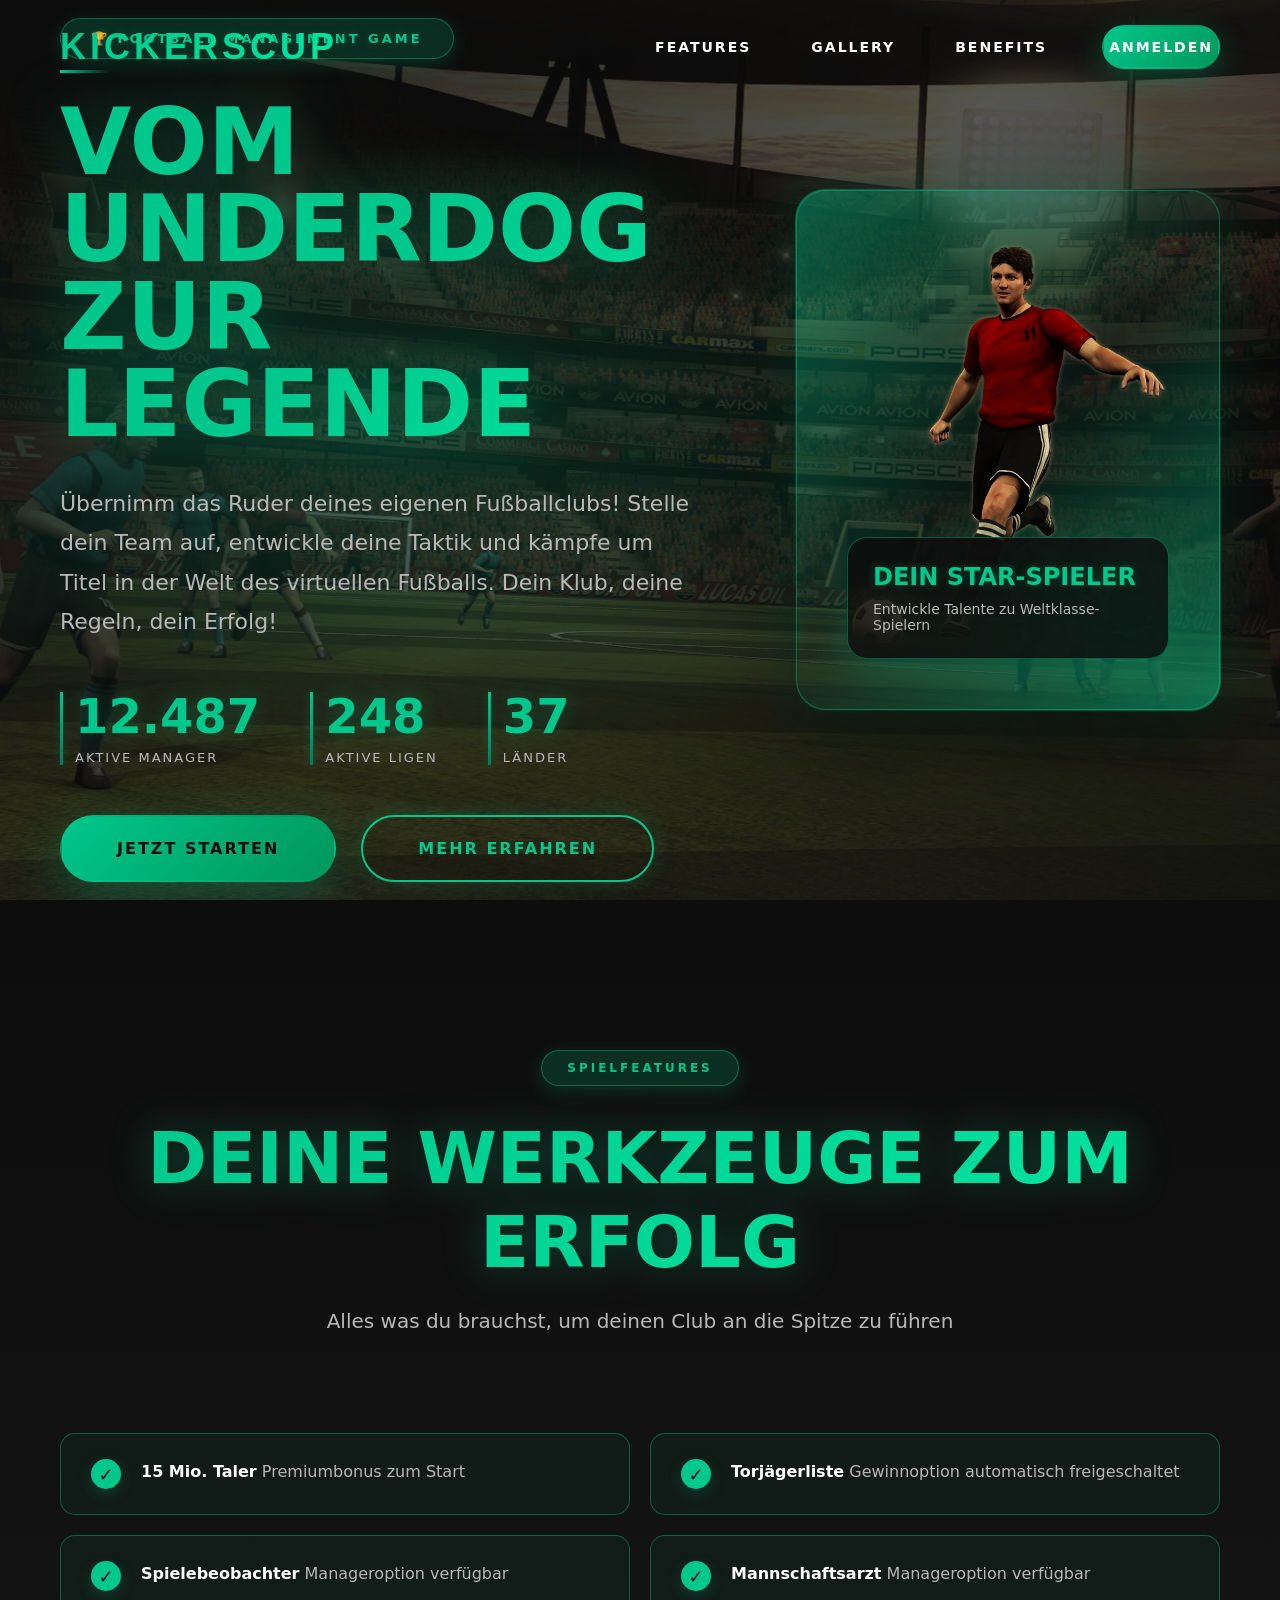
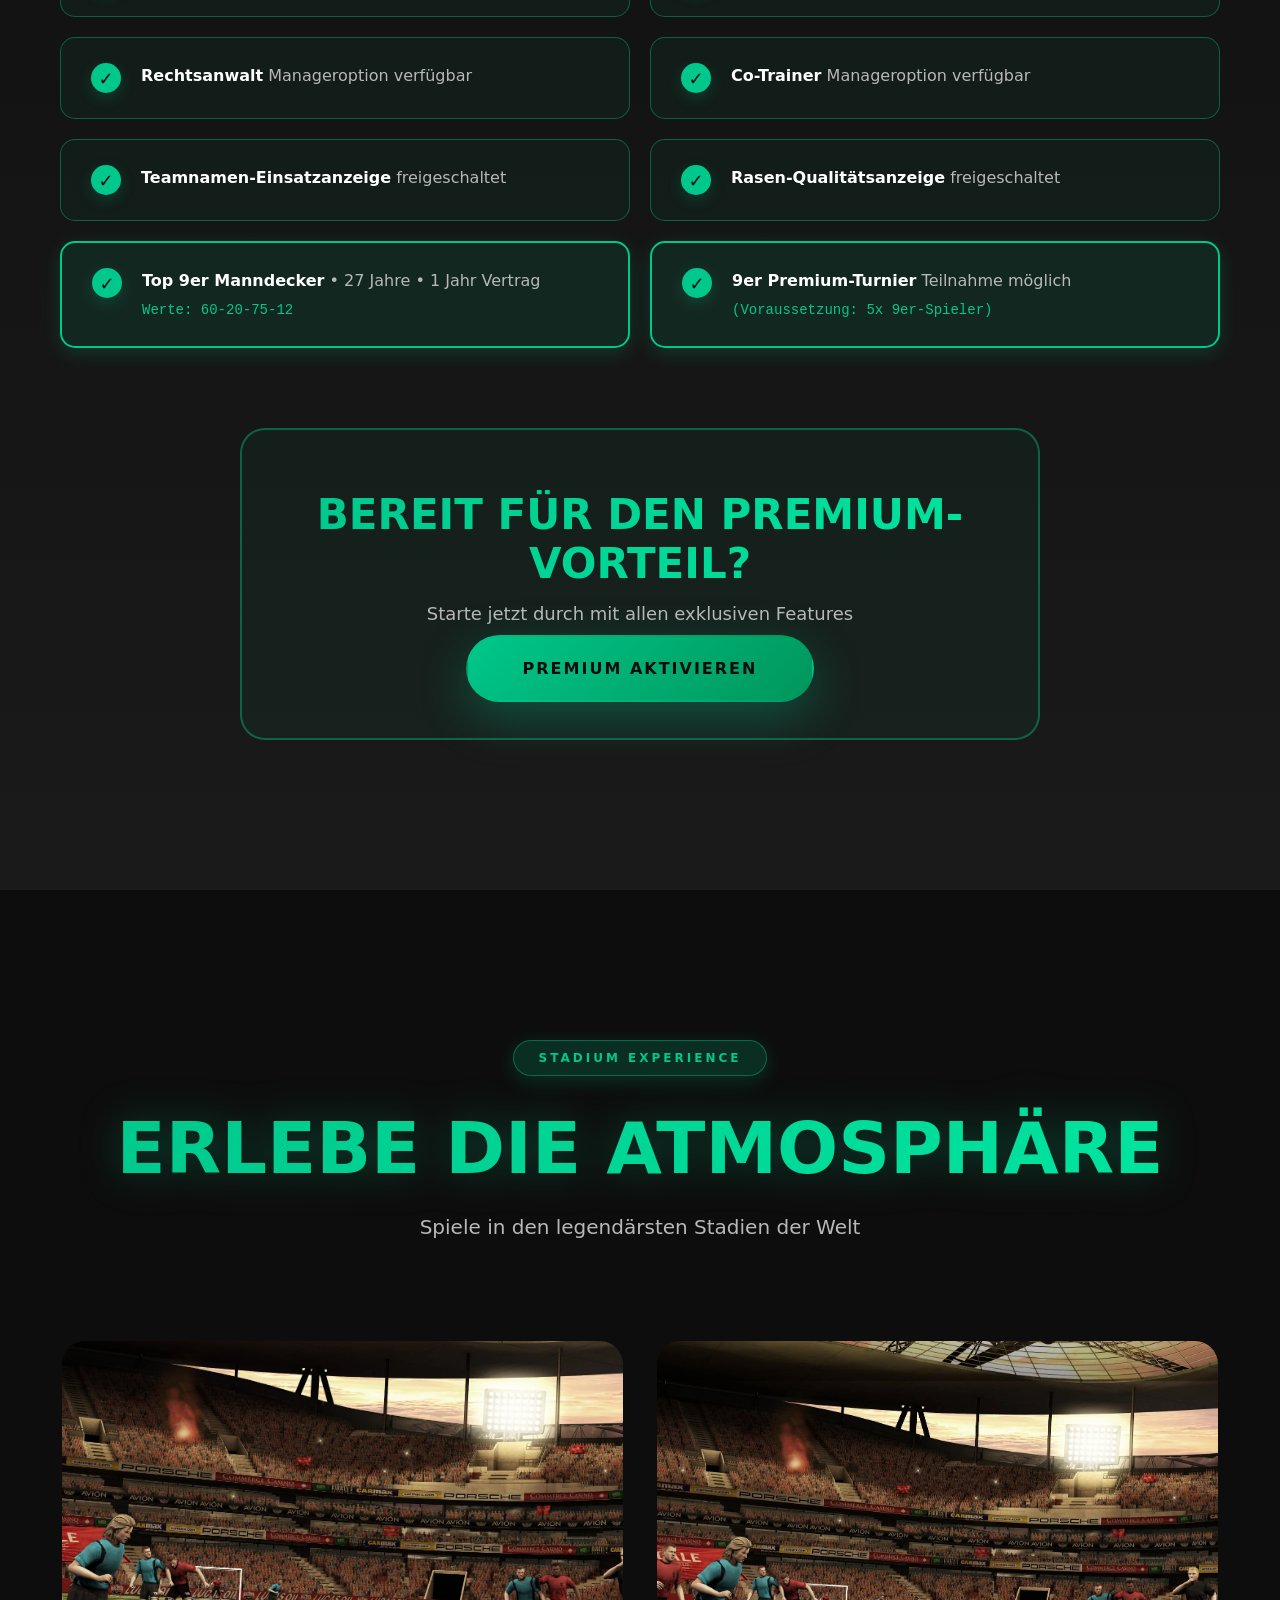
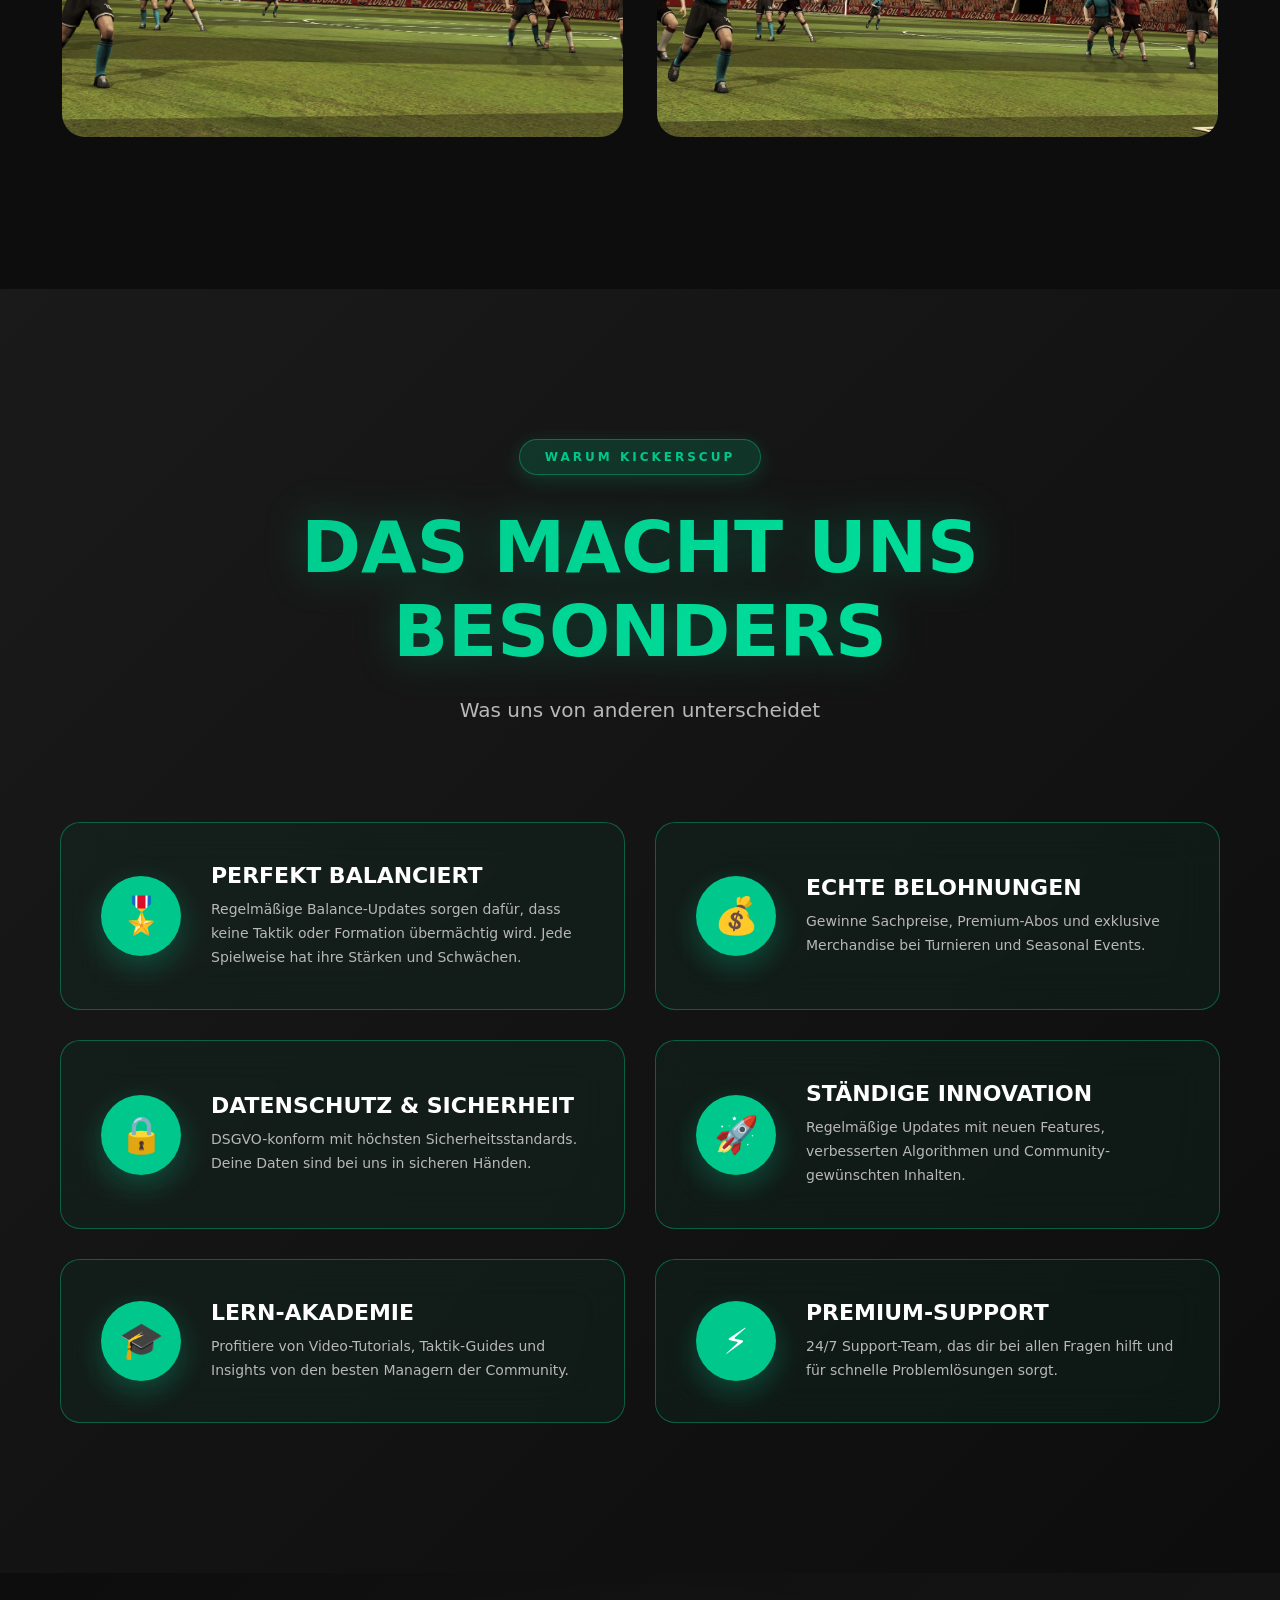
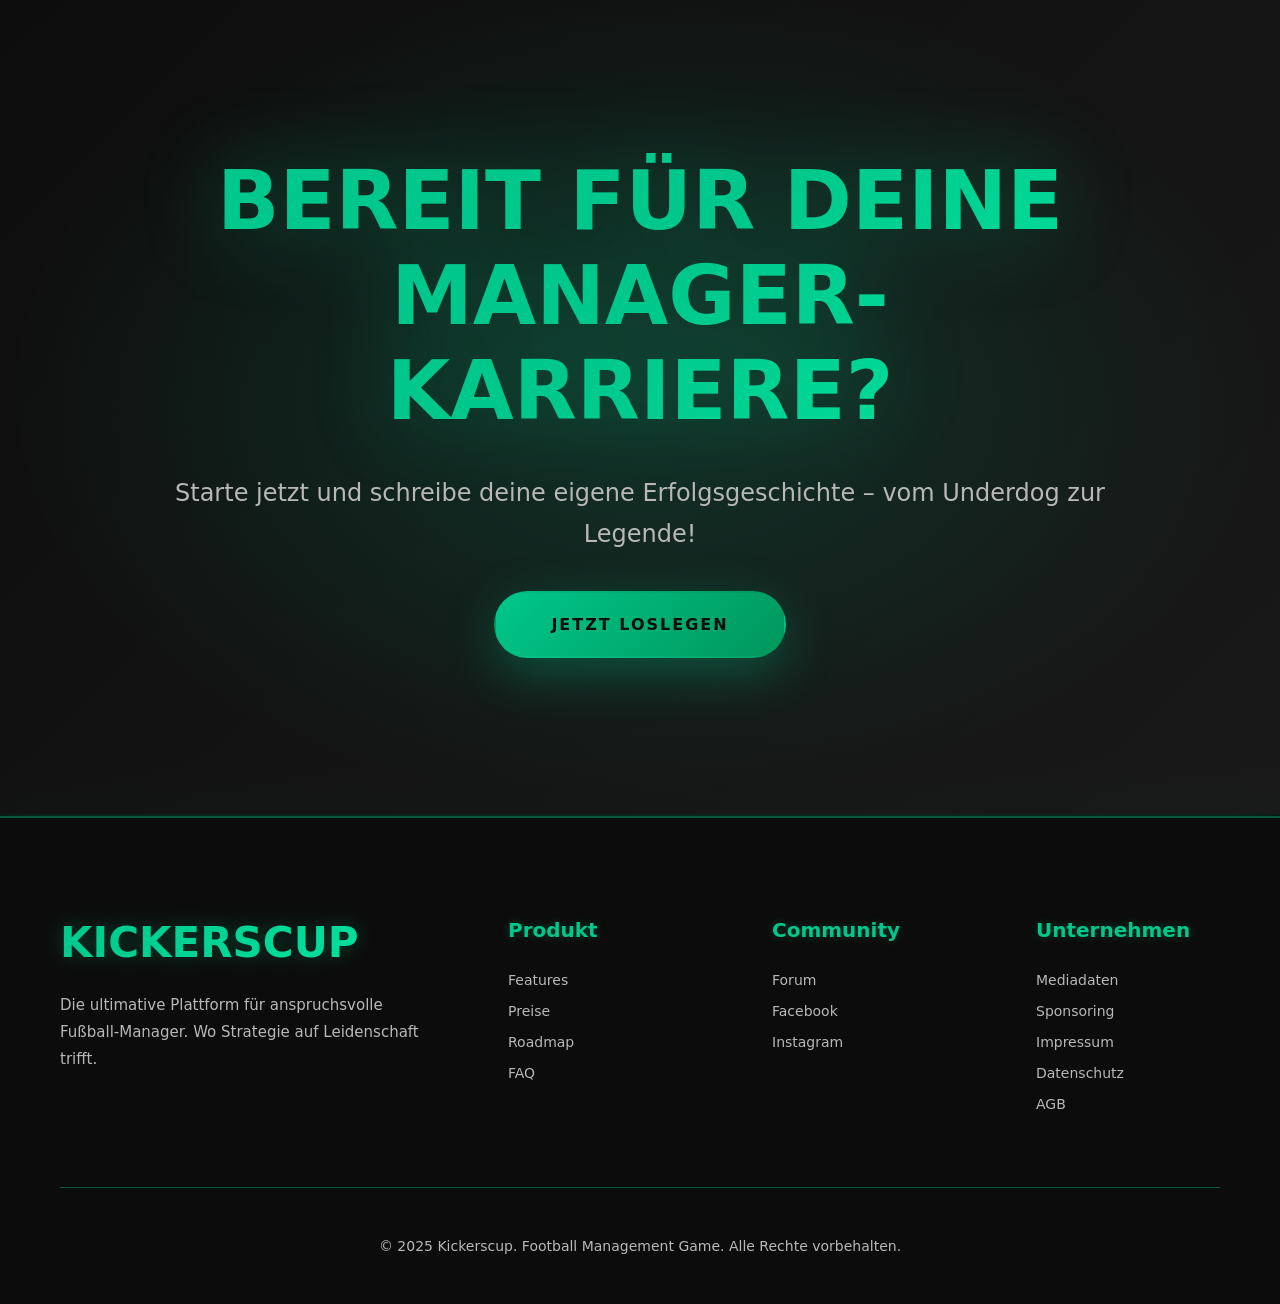
<file: index.html>
<!DOCTYPE html>
<html lang="de">
<head>
    <meta charset="UTF-8">
    <meta content="width=device-width, initial-scale=1.0" name="viewport">
    <meta content="index, follow" name="robots">
    <meta content="Kickerscup ist das ultimative Fußball-Management-Spiel. Übernimm die Kontrolle über deinen Club, entwickle Strategien und führe dein Team zum Ruhm. Jetzt kostenlos starten!"
          name="description">
    <title>Kickerscup | Football Management Game</title>

    <!-- Security: Content Security Policy -->
    <meta content="default-src 'self';
                   script-src 'self' 'unsafe-inline';
                   style-src 'self' 'unsafe-inline' fonts.googleapis.com;
                   font-src 'self' fonts.gstatic.com;
                   img-src 'self' data:;
                   connect-src 'self';"
          http-equiv="Content-Security-Policy">

    <!-- SEO & Social Media Meta Tags -->
    <meta content="Kickerscup | Football Management Game" property="og:title">
    <meta content="Kickerscup ist das ultimative Fußball-Management-Spiel. Übernimm die Kontrolle über deinen Club, entwickle Strategien und führe dein Team zum Ruhm."
          property="og:description">
    <meta content="website" property="og:type">
    <meta content="https://kickerscup.com" property="og:url">
    <meta content="https://kickerscup.com/og-image.jpg" property="og:image">
    <meta content="summary_large_image" name="twitter:card">
    <meta content="Kickerscup | Football Management Game" name="twitter:title">
    <meta content="Das ultimative Fußball-Management-Spiel. Jetzt kostenlos starten!" name="twitter:description">
    <meta content="https://kickerscup.com/twitter-image.jpg" name="twitter:image">

    <!-- Theme Color -->
    <meta content="#0d0d0d" name="theme-color">

    <!-- Favicon -->
    <link href="favicon-32x32.png" rel="icon" sizes="32x32" type="image/png">
    <link href="favicon-16x16.png" rel="icon" sizes="16x16" type="image/png">
    <link href="apple-touch-icon.png" rel="apple-touch-icon" sizes="180x180">

    <link crossorigin href="https://fonts.googleapis.com" rel="preconnect">
    <link crossorigin href="https://fonts.gstatic.com" rel="preconnect">
    <link href="https://fonts.googleapis.com" rel="dns-prefetch">

    <link href="https://fonts.googleapis.com/css2?family=Poppins:wght@400;600;700&family=Rajdhani:wght@600;700&display=swap"
          rel="stylesheet">
    <noscript>
        <link href="https://fonts.googleapis.com/css2?family=Poppins:wght@400;600;700&family=Rajdhani:wght@600;700&display=swap"
              rel="stylesheet">
    </noscript>

    <!-- Externes CSS -->
    <link href="css/landingpage.css" rel="stylesheet">
</head>
<body>
<div class="scroll-progress" id="scrollProgress"></div>

<nav class="premium-nav" id="premiumNav">
    <div class="nav-wrapper">
        <div class="brand-logo">KICKERSCUP</div>
        <div class="nav-menu">
            <a href="#features">Features</a>
            <a href="#gallery">Gallery</a>
            <a href="#benefits">Benefits</a>
            <a class="btn-nav-premium" href="#login">Anmelden</a>
        </div>
    </div>
</nav>

<section class="hero-premium">
    <div class="hero-bg-layer"></div>
    <div class="hero-overlay-gradient"></div>

    <div class="hero-content-grid">
        <div class="hero-main-content">
            <div class="hero-pre-title">
                <span>🏆 FOOTBALL MANAGEMENT GAME</span>
            </div>

            <h1 class="hero-title-premium">VOM UNDERDOG ZUR LEGENDE</h1>

            <p class="hero-subtitle-premium">
                Übernimm das Ruder deines eigenen Fußballclubs! Stelle dein Team auf, entwickle deine Taktik und kämpfe
                um Titel in der Welt des virtuellen Fußballs. Dein Klub, deine Regeln, dein Erfolg!
            </p>

            <div class="hero-premium-stats">
                <div class="premium-stat-box">
                    <div class="stat-value">12.487</div>
                    <div class="stat-label">Aktive Manager</div>
                </div>
                <div class="premium-stat-box">
                    <div class="stat-value">248</div>
                    <div class="stat-label">Aktive Ligen</div>
                </div>
                <div class="premium-stat-box">
                    <div class="stat-value">37</div>
                    <div class="stat-label">Länder</div>
                </div>
            </div>

            <div class="hero-buttons-premium">
                <a class="btn-premium-large btn-gold-gradient" href="#register">Jetzt Starten</a>
                <a class="btn-premium-large btn-outline-gold" href="#features">Mehr Erfahren</a>
            </div>
        </div>

        <div class="hero-player-section">
            <div class="player-card-premium">
                <picture>
                    <source
                            srcset="img/img-player.webp"
                            type="image/webp">
                    <source
                            srcset="img/img-player.png"
                            type="image/png">
                    <img
                            alt="Star Spieler"
                            class="player-showcase-img"
                            decoding="async"
                            height="733"
                            loading="lazy"
                            src="img/img-player.png"
                            width="569">
                </picture>
                <div class="player-info-overlay">
                    <div class="player-title">Dein Star-Spieler</div>
                    <p>Entwickle Talente zu Weltklasse-Spielern</p>
                </div>
            </div>
        </div>
    </div>
</section>

<section class="premium-features-section" id="features">
    <div class="premium-features-content">
        <div class="premium-section-header">
            <span class="section-badge">SPIELFEATURES</span>
            <h2>DEINE WERKZEUGE ZUM ERFOLG</h2>
            <p>Alles was du brauchst, um deinen Club an die Spitze zu führen</p>
        </div>

        <div class="premium-benefits-grid">
            <div class="premium-benefit-box">
                <div class="benefit-check">✓</div>
                <div class="benefit-text">
                    <strong>15 Mio. Taler</strong> Premiumbonus zum Start
                </div>
            </div>

            <div class="premium-benefit-box">
                <div class="benefit-check">✓</div>
                <div class="benefit-text">
                    <strong>Torjägerliste</strong> Gewinnoption automatisch freigeschaltet
                </div>
            </div>

            <div class="premium-benefit-box">
                <div class="benefit-check">✓</div>
                <div class="benefit-text">
                    <strong>Spielebeobachter</strong> Manageroption verfügbar
                </div>
            </div>

            <div class="premium-benefit-box">
                <div class="benefit-check">✓</div>
                <div class="benefit-text">
                    <strong>Mannschaftsarzt</strong> Manageroption verfügbar
                </div>
            </div>

            <div class="premium-benefit-box">
                <div class="benefit-check">✓</div>
                <div class="benefit-text">
                    <strong>Rechtsanwalt</strong> Manageroption verfügbar
                </div>
            </div>

            <div class="premium-benefit-box">
                <div class="benefit-check">✓</div>
                <div class="benefit-text">
                    <strong>Co-Trainer</strong> Manageroption verfügbar
                </div>
            </div>

            <div class="premium-benefit-box">
                <div class="benefit-check">✓</div>
                <div class="benefit-text">
                    <strong>Teamnamen-Einsatzanzeige</strong> freigeschaltet
                </div>
            </div>

            <div class="premium-benefit-box">
                <div class="benefit-check">✓</div>
                <div class="benefit-text">
                    <strong>Rasen-Qualitätsanzeige</strong> freigeschaltet
                </div>
            </div>

            <div class="premium-benefit-box highlight">
                <div class="benefit-check">✓</div>
                <div class="benefit-text">
                    <strong>Top 9er Manndecker</strong> • 27 Jahre • 1 Jahr Vertrag<br>
                    <span class="stats">Werte: 60-20-75-12</span>
                </div>
            </div>

            <div class="premium-benefit-box highlight">
                <div class="benefit-check">✓</div>
                <div class="benefit-text">
                    <strong>9er Premium-Turnier</strong> Teilnahme möglich<br>
                    <span class="stats">(Voraussetzung: 5x 9er-Spieler)</span>
                </div>
            </div>
        </div>

        <div class="premium-cta-inline">
            <h3>Bereit für den Premium-Vorteil?</h3>
            <p>Starte jetzt durch mit allen exklusiven Features</p>
            <a class="btn-premium-large btn-gold-gradient" href="#register">Premium Aktivieren</a>
        </div>
    </div>
</section>


<section class="stadium-gallery-section" id="gallery">
    <div class="stadium-gallery-container">
        <div class="premium-section-header">
            <span class="section-badge">STADIUM EXPERIENCE</span>
            <h2>ERLEBE DIE ATMOSPHÄRE</h2>
            <p>Spiele in den legendärsten Stadien der Welt</p>
        </div>

        <div class="gallery-grid">
            <div class="gallery-item">
                <picture>
                    <source
                            media="(min-width: 768px)"
                            srcset="img/background-header.webp"
                            type="image/webp">
                    <source
                            media="(max-width: 767px)"
                            srcset="img/background-header-mobile.webp"
                            type="image/webp">
                    <source
                            media="(min-width: 768px)"
                            srcset="img/background-header.jpg"
                            type="image/jpeg">
                    <source
                            media="(max-width: 767px)"
                            srcset="img/background-header.jpg"
                            type="image/jpeg">
                    <img
                            alt="Stadium Match"
                            decoding="async"
                            height="971"
                            loading="lazy"
                            src="img/background-header.jpg"
                            width="1920">
                </picture>
                <div class="gallery-overlay">
                    <h3>Premier Stadium</h3>
                </div>
            </div>
            <div class="gallery-item">
                <picture>
                    <source
                            media="(min-width: 768px)"
                            srcset="img/flashlights.webp"
                            type="image/webp">
                    <source
                            media="(max-width: 767px)"
                            srcset="img/flashlights-mobile.webp"
                            type="image/webp">
                    <source
                            media="(min-width: 768px)"
                            srcset="img/flashlights.jpg"
                            type="image/jpeg">
                    <source
                            media="(max-width: 767px)"
                            srcset="img/flashlights.jpg"
                            type="image/jpeg">
                    <img
                            alt="Stadium Lights"
                            decoding="async"
                            height="1080"
                            loading="lazy"
                            src="img/flashlights.jpg"
                            width="1920">
                </picture>
                <div class="gallery-overlay">
                    <h3>Night Match Atmosphere</h3>
                </div>
            </div>
        </div>
    </div>
</section>

<section class="exclusive-benefits" id="benefits">
    <div class="benefits-container">
        <div class="premium-section-header">
            <span class="section-badge">WARUM KICKERSCUP</span>
            <h2>DAS MACHT UNS BESONDERS</h2>
            <p>Was uns von anderen unterscheidet</p>
        </div>

        <div class="benefits-grid">
            <div class="benefit-item">
                <div class="benefit-icon">🎖️</div>
                <div class="benefit-content">
                    <h3>Perfekt Balanciert</h3>
                    <p>Regelmäßige Balance-Updates sorgen dafür, dass keine Taktik oder Formation übermächtig wird. Jede
                        Spielweise hat ihre Stärken und Schwächen.</p>
                </div>
            </div>

            <div class="benefit-item">
                <div class="benefit-icon">💰</div>
                <div class="benefit-content">
                    <h3>Echte Belohnungen</h3>
                    <p>Gewinne Sachpreise, Premium-Abos und exklusive Merchandise bei Turnieren und Seasonal Events.</p>
                </div>
            </div>

            <div class="benefit-item">
                <div class="benefit-icon">🔒</div>
                <div class="benefit-content">
                    <h3>Datenschutz & Sicherheit</h3>
                    <p>DSGVO-konform mit höchsten Sicherheitsstandards. Deine Daten sind bei uns in sicheren Händen.</p>
                </div>
            </div>

            <div class="benefit-item">
                <div class="benefit-icon">🚀</div>
                <div class="benefit-content">
                    <h3>Ständige Innovation</h3>
                    <p>Regelmäßige Updates mit neuen Features, verbesserten Algorithmen und Community-gewünschten
                        Inhalten.</p>
                </div>
            </div>

            <div class="benefit-item">
                <div class="benefit-icon">🎓</div>
                <div class="benefit-content">
                    <h3>Lern-Akademie</h3>
                    <p>Profitiere von Video-Tutorials, Taktik-Guides und Insights von den besten Managern der
                        Community.</p>
                </div>
            </div>

            <div class="benefit-item">
                <div class="benefit-icon">⚡</div>
                <div class="benefit-content">
                    <h3>Premium-Support</h3>
                    <p>24/7 Support-Team, das dir bei allen Fragen hilft und für schnelle Problemlösungen sorgt.</p>
                </div>
            </div>
        </div>
    </div>
</section>

<section class="final-premium-cta">
    <div class="final-cta-content">
        <h2>BEREIT FÜR DEINE MANAGER-KARRIERE?</h2>
        <p>Starte jetzt und schreibe deine eigene Erfolgsgeschichte – vom Underdog zur Legende!</p>
        <a class="btn-premium-large btn-gold-gradient" href="#register">Jetzt Loslegen</a>
    </div>
</section>

<div id="agb" style="height: 1px; visibility: hidden;"></div>
<div id="datenschutz" style="height: 1px; visibility: hidden;"></div>

<footer>
    <div class="footer-premium-grid">
        <div class="footer-brand-premium">
            <h3>KICKERSCUP</h3>
            <p>Die ultimative Plattform für anspruchsvolle Fußball-Manager. Wo Strategie auf Leidenschaft trifft.</p>
        </div>
        <div class="footer-column">
            <h4>Produkt</h4>
            <a href="#">Features</a>
            <a href="#">Preise</a>
            <a href="#">Roadmap</a>
            <a href="#">FAQ</a>
        </div>
        <div class="footer-column">
            <h4>Community</h4>
            <a href="#">Forum</a>
            <a href="#">Facebook</a>
            <a href="#">Instagram</a>
        </div>
        <div class="footer-column">
            <h4>Unternehmen</h4>
            <a href="#">Mediadaten</a>
            <a href="#">Sponsoring</a>
            <a href="#">Impressum</a>
            <a href="#datenschutz">Datenschutz</a>
            <a href="#agb">AGB</a>
        </div>
    </div>
    <div class="footer-bottom-premium">
        <p>&copy; 2025 Kickerscup. Football Management Game. Alle Rechte vorbehalten.</p>
    </div>
</footer>

<div class="modal-overlay" id="modalOverlay"></div>

<div class="modal-container" id="authModal">
    <div class="modal-header">
        <button aria-label="Modal schließen" class="modal-close">×</button>
        <div class="modal-logo">KICKERSCUP</div>
        <div class="modal-subtitle">Football Management Game</div>
    </div>

    <div class="modal-tabs">
        <button class="tab-btn active" data-tab="login">Login</button>
        <button class="tab-btn" data-tab="register">Registrieren</button>
    </div>

    <div class="modal-body">
        <div class="tab-content active" id="loginTab">
            <div id="login"></div>
            <div class="social-login">
                <div class="social-login-title">Schnell anmelden mit</div>
                <div class="social-buttons">
                    <button aria-label="Mit Google anmelden" class="btn-social google">
                        <span>🔴</span>
                        Google
                    </button>
                    <button aria-label="Mit Facebook anmelden" class="btn-social facebook">
                        <span>📘</span>
                        Facebook
                    </button>
                </div>
            </div>

            <div class="divider">
                <span>Oder mit E-Mail</span>
            </div>

            <form id="loginForm">
                <div class="form-group">
                    <label class="form-label" for="loginEmail">E-Mail <span class="required">*</span></label>
                    <input class="form-input" id="loginEmail" name="email" placeholder="deine@email.de" required
                           type="email">
                </div>

                <div class="form-group">
                    <label class="form-label" for="loginPassword">Passwort <span class="required">*</span></label>
                    <input class="form-input" id="loginPassword" name="password" placeholder="••••••••" required
                           type="password">
                </div>

                <div class="form-checkbox">
                    <input id="rememberMe" name="rememberMe" type="checkbox">
                    <label for="rememberMe">Angemeldet bleiben</label>
                </div>

                <button class="btn-submit" type="submit">Jetzt Anmelden</button>
            </form>
        </div>

        <div class="tab-content" id="registerTab">
            <div id="register"></div>
            <div class="social-login">
                <div class="social-login-title">Schnell registrieren mit</div>
                <div class="social-buttons">
                    <button aria-label="Mit Google registrieren" class="btn-social google">
                        <span>🔴</span>
                        Google
                    </button>
                    <button aria-label="Mit Facebook registrieren" class="btn-social facebook">
                        <span>📘</span>
                        Facebook
                    </button>
                </div>
            </div>

            <div class="divider">
                <span>Oder mit E-Mail</span>
            </div>

            <form id="registerForm">
                <div class="form-group">
                    <label class="form-label" for="registerEmail">E-Mail <span class="required">*</span></label>
                    <input class="form-input" id="registerEmail" name="email" placeholder="deine@email.de" required
                           type="email">
                </div>

                <div class="form-group">
                    <label class="form-label" for="registerUsername">Benutzername <span
                            class="required">*</span></label>
                    <input class="form-input" id="registerUsername" name="username" placeholder="DeinManagerName"
                           required type="text">
                </div>

                <div class="form-group">
                    <label class="form-label" for="registerPassword">Passwort <span class="required">*</span></label>
                    <input class="form-input" id="registerPassword" name="password" placeholder="Mindestens 8 Zeichen"
                           required type="password">
                </div>

                <div class="form-checkbox">
                    <input id="newsletter" name="newsletter" type="checkbox">
                    <label for="newsletter">Newsletter und Updates erhalten</label>
                </div>

                <div class="form-checkbox">
                    <input id="terms" name="terms" required type="checkbox">
                    <label for="terms">
                        Ich akzeptiere die
                        <a href="#agb">AGB</a> und
                        <a href="#datenschutz">Datenschutzerklärung</a>
                        <span class="required">*</span>
                    </label>
                </div>

                <button class="btn-submit" type="submit">Account Erstellen</button>
            </form>
        </div>
    </div>

    <div class="modal-footer">
        <div id="loginFooter">
            Noch kein Account?
            <a href="#register">Jetzt registrieren</a>
        </div>
        <div class="hidden" id="registerFooter">
            Bereits registriert?
            <a href="#login">Zum Login</a>
        </div>
    </div>
</div>

<!-- Externes JavaScript -->
<script src="javascript/landingpage.js" type="module"></script>
</body>
</html>
</file>
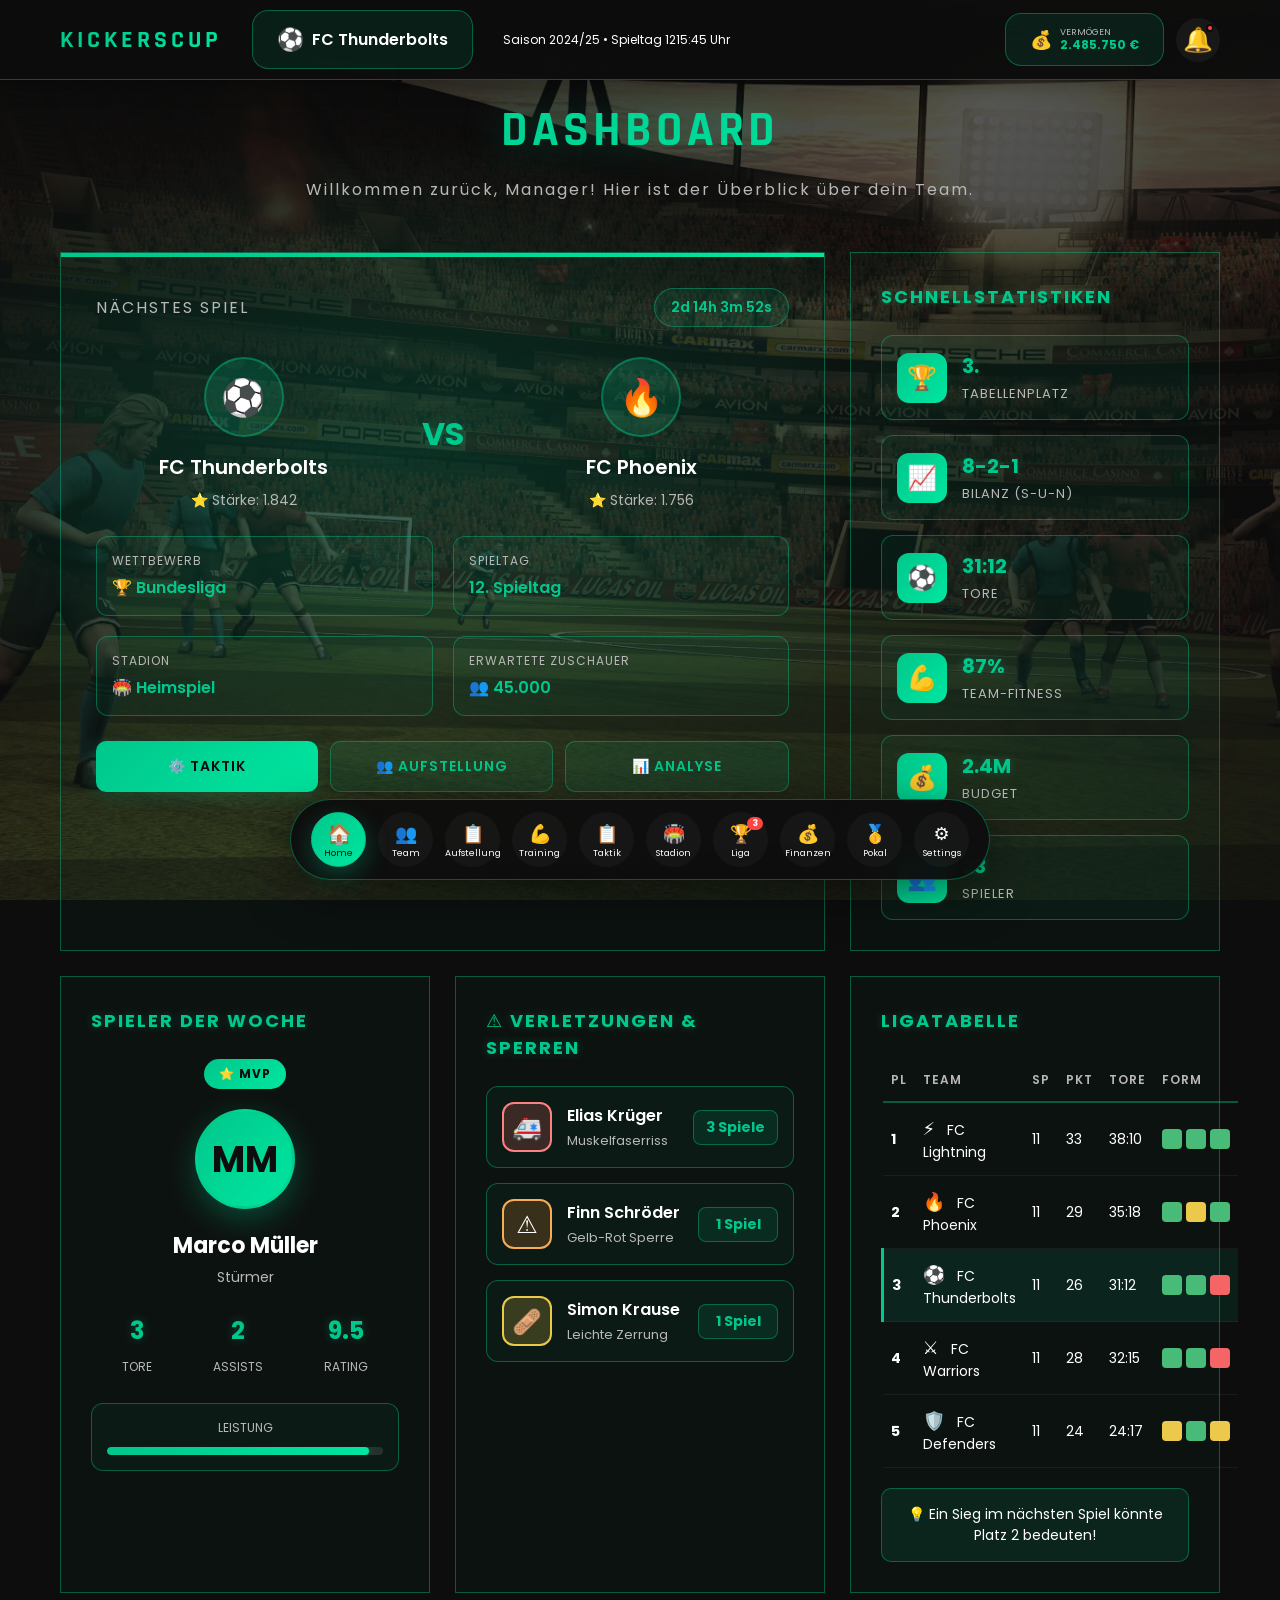
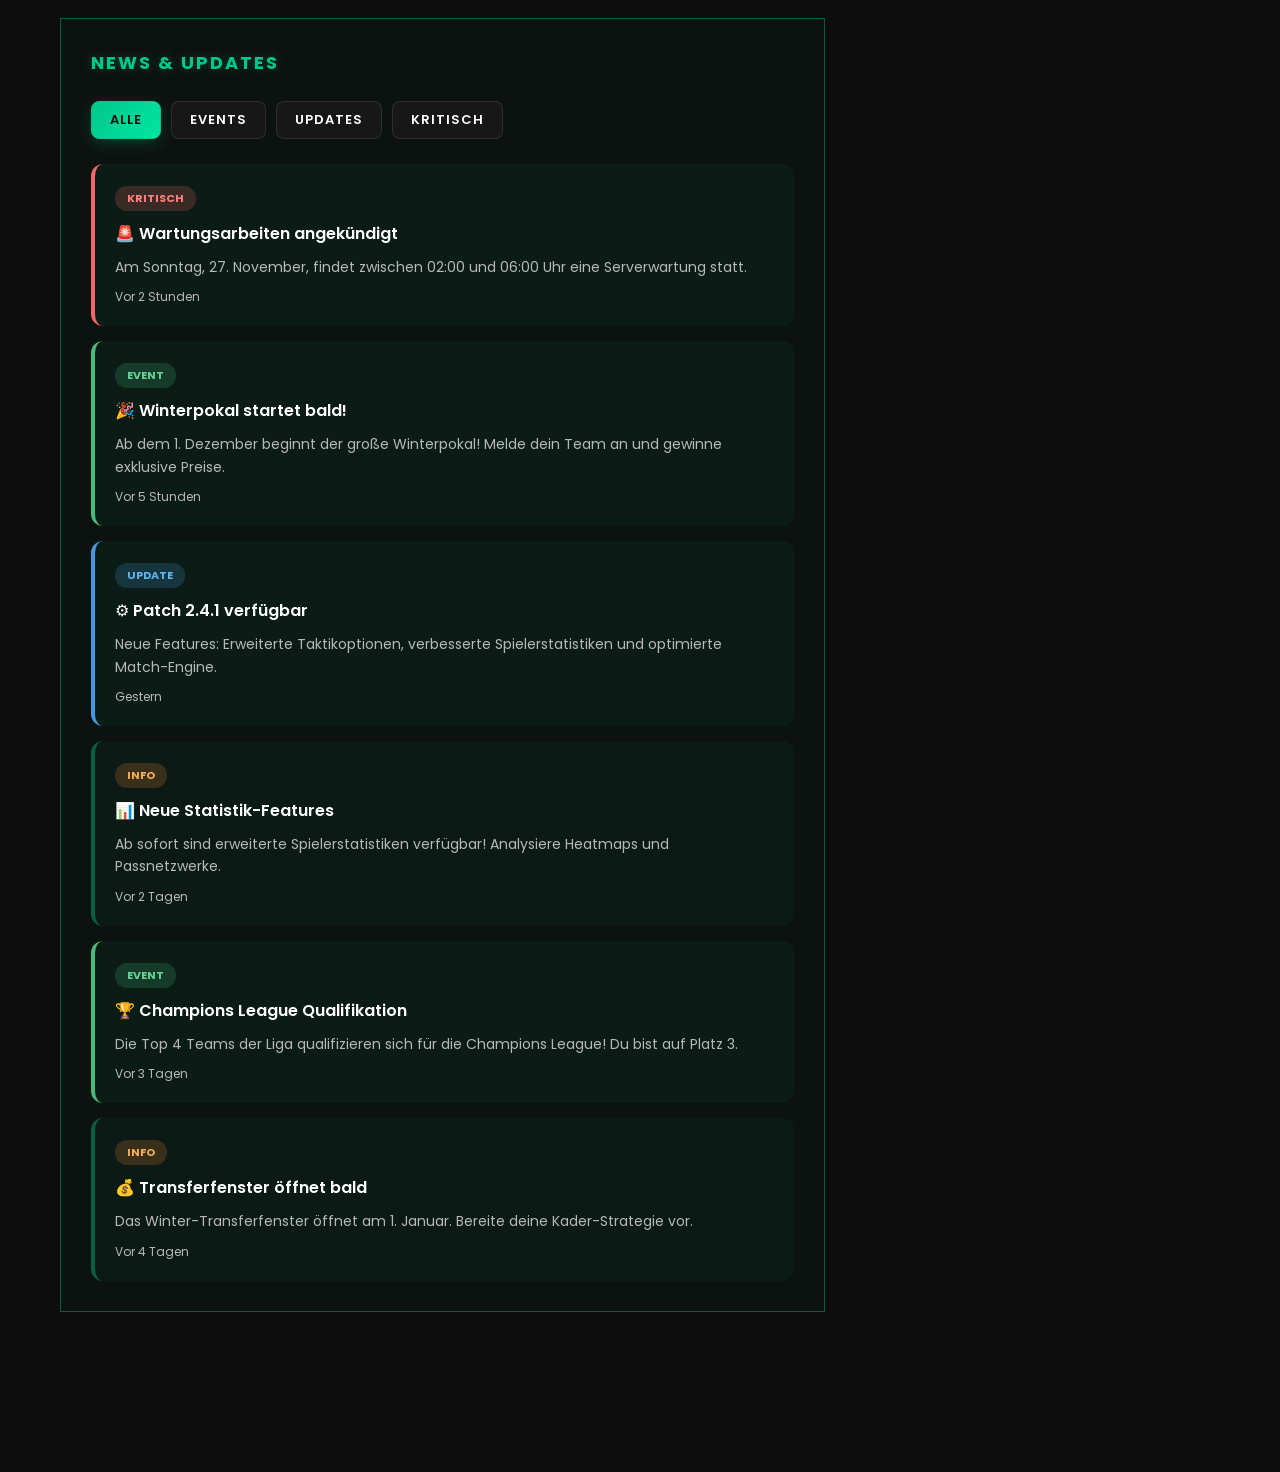
<file: header.html>
<!DOCTYPE html>
<html lang="de">
<head>
    <meta charset="UTF-8">
    <meta content="width=device-width, initial-scale=1.0" name="viewport">
    <title>Kickerscup - Football Manager</title>

    <!-- Preconnect für externe Ressourcen -->
    <link crossorigin href="https://fonts.googleapis.com" rel="preconnect">
    <link crossorigin href="https://fonts.gstatic.com" rel="preconnect">

    <!-- Google Fonts -->
    <link href="https://fonts.googleapis.com/css2?family=Poppins:wght@400;600;700&family=Rajdhani:wght@600;700&display=swap"
          rel="stylesheet">

    <!-- Preload Background Images -->
    <link as="image" href="img/background-header.webp" media="(min-width: 769px)" rel="preload" type="image/webp">
    <link as="image" href="img/background-header-mobile.webp" media="(max-width: 768px)" rel="preload"
          type="image/webp">

    <!-- Core Layout CSS (immer geladen) -->
    <link href="css/layout.css" rel="stylesheet">

    <!--
        ⚡ PERFORMANCE: ES Modules mit defer/type="module"
        - Laden parallel zu HTML (schneller als <body>-Ende)
        - Ausführung garantiert nach DOM Ready
        - Reihenfolge garantiert durch import-Statements
        - type="module" aktiviert ES6 Module Support
    -->

    <!-- Navigation System (importiert ModuleManager automatisch) -->
    <script defer src="javascript/navigation.js" type="module"></script>

    <!--
        HINWEIS: Weitere Scripts (dashboard.js, team.js, etc.)
        werden dynamisch durch ModuleManager geladen via import()
    -->
</head>
<body>
<!-- Fixed Background -->
<div class="hero-background">
    <picture>
        <source media="(max-width: 768px)" srcset="img/background-header-mobile.webp" type="image/webp">
        <source media="(min-width: 769px)" srcset="img/background-header.webp" type="image/webp">
        <img alt="Stadium Background" class="hero-bg-image" src="img/background-header.webp">
    </picture>
</div>

<!-- Animated Overlay -->
<div class="animated-bg-overlay"></div>

<!-- Top Status Bar -->
<div class="top-status-bar">
    <div class="status-left">
        <div class="compact-logo">KICKERSCUP</div>
        <div class="team-info-pill">
            <div class="team-logo-small">⚽</div>
            <span class="team-name-top">FC Thunderbolts</span>
        </div>
        <div class="date-time">
            <div class="current-date">Saison 2024/25 • Spieltag 12</div>
            <div class="current-time" id="currentTime">15:45 Uhr</div>
        </div>
    </div>

    <div class="status-right">
        <div class="budget-info">
            <div class="budget-icon">💰</div>
            <div class="budget-details">
                <div class="budget-label">Vermögen</div>
                <div class="budget-amount" id="budgetAmount">2.485.750 €</div>
            </div>
        </div>
        <div class="notification-icon" title="Benachrichtigungen">
            <span>🔔</span>
            <div class="notification-dot"></div>
        </div>
    </div>
</div>

<!-- Floating Navigation -->
<nav aria-label="Hauptnavigation" class="floating-nav" role="navigation">
    <div aria-label="Dashboard" class="nav-btn active" data-page="dashboard" role="button" tabindex="0">
        <div class="nav-btn-icon">🏠</div>
        <div class="nav-btn-label">Home</div>
    </div>
    <div aria-label="Team" class="nav-btn" data-page="team" role="button" tabindex="0">
        <div class="nav-btn-icon">👥</div>
        <div class="nav-btn-label">Team</div>
    </div>
    <div aria-label="Lineup" class="nav-btn" data-page="lineup" role="button" tabindex="0">
        <div class="nav-btn-icon">📋</div>
        <div class="nav-btn-label">Aufstellung</div>
    </div>
    <div aria-label="Training" class="nav-btn" data-page="training" role="button" tabindex="0">
        <div class="nav-btn-icon">💪</div>
        <div class="nav-btn-label">Training</div>
    </div>
    <div aria-label="Taktik" class="nav-btn" data-page="tactics" role="button" tabindex="0">
        <div class="nav-btn-icon">📋</div>
        <div class="nav-btn-label">Taktik</div>
    </div>
    <div aria-label="Stadion" class="nav-btn" data-page="stadium" role="button" tabindex="0">
        <div class="nav-btn-icon">🏟️</div>
        <div class="nav-btn-label">Stadion</div>
    </div>
    <div aria-label="Liga" class="nav-btn" data-page="league" role="button" tabindex="0">
        <div class="nav-btn-icon">🏆</div>
        <div class="nav-btn-label">Liga</div>
        <div class="nav-badge">3</div>
    </div>
    <div aria-label="Finanzen" class="nav-btn" data-page="finance" role="button" tabindex="0">
        <div class="nav-btn-icon">💰</div>
        <div class="nav-btn-label">Finanzen</div>
    </div>
    <div aria-label="Pokal" class="nav-btn" data-page="cup" role="button" tabindex="0">
        <div class="nav-btn-icon">🥇</div>
        <div class="nav-btn-label">Pokal</div>
    </div>
    <div aria-label="Einstellungen" class="nav-btn" data-page="settings" role="button" tabindex="0">
        <div class="nav-btn-icon">⚙️</div>
        <div class="nav-btn-label">Settings</div>
    </div>
</nav>

<!-- Content Wrapper - wird dynamisch geladen -->
<main class="content-wrapper" id="contentWrapper" role="main">
    <!-- Content wird hier dynamisch vom NavigationSystem geladen -->
</main>
</body>
</html>
</file>
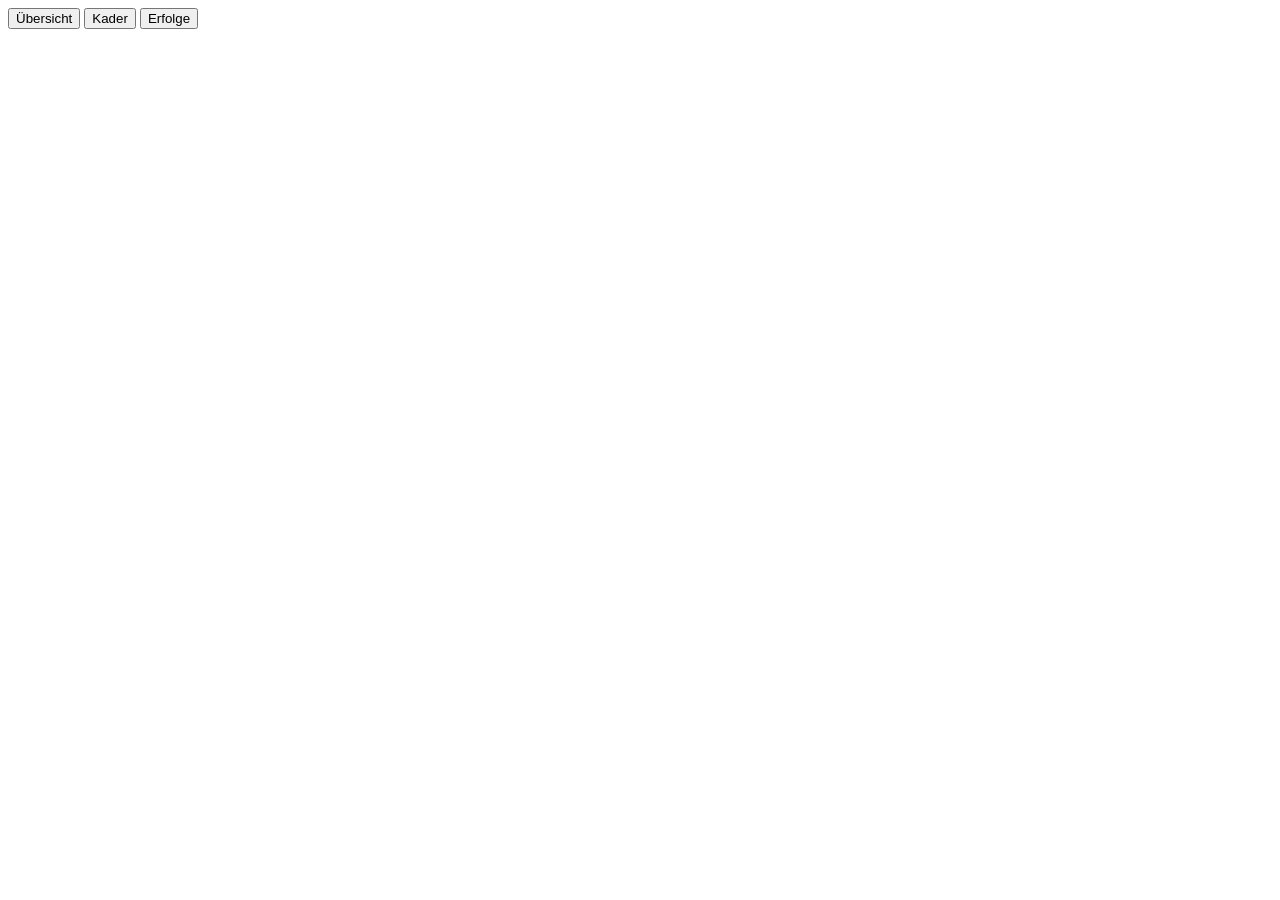
<file: team-profile.html>
<!DOCTYPE html>
<html lang="de">
<head>
    <meta charset="UTF-8">
    <meta name="viewport" content="width=device-width, initial-scale=1.0">
    <title>Team-Profil - KICKERSCUP</title>
</head>
<body>
<!-- Team Profile Container -->
<div id="teamProfileContainer" class="team-profile-container">

    <!-- Kompakte Teamkarte -->
    <div id="teamCard" class="team-card">
        <!-- Wird dynamisch von JavaScript gefüllt -->
    </div>

    <!-- Tab Navigation -->
    <nav class="tab-navigation" role="tablist" aria-label="Team Profil Tabs">
        <button class="tab-button active"
                data-tab="overview"
                role="tab"
                aria-selected="true"
                aria-controls="overviewPanel"
                tabindex="0">
            <i class="fa-solid fa-chart-line"></i>
            <span>Übersicht</span>
        </button>

        <button class="tab-button"
                data-tab="squad"
                role="tab"
                aria-selected="false"
                aria-controls="squadPanel"
                tabindex="-1">
            <i class="fa-solid fa-users"></i>
            <span>Kader</span>
        </button>

        <button class="tab-button"
                data-tab="achievements"
                role="tab"
                aria-selected="false"
                aria-controls="achievementsPanel"
                tabindex="-1">
            <i class="fa-solid fa-trophy"></i>
            <span>Erfolge</span>
        </button>
    </nav>

    <!-- Tab Content Panels -->
    <div class="tab-content">

        <!-- Overview Tab -->
        <div id="overviewPanel"
             class="tab-panel active"
             data-tab="overview"
             role="tabpanel"
             aria-labelledby="tab-overview"
             aria-hidden="false">
            <div id="overviewContent">
                <!-- Wird dynamisch von JavaScript gefüllt -->
            </div>
        </div>

        <!-- Squad Tab -->
        <div id="squadPanel"
             class="tab-panel"
             data-tab="squad"
             role="tabpanel"
             aria-labelledby="tab-squad"
             aria-hidden="true">
            <div id="squadContent">
                <!-- Wird dynamisch von JavaScript gefüllt -->
            </div>
        </div>

        <!-- Achievements Tab -->
        <div id="achievementsPanel"
             class="tab-panel"
             data-tab="achievements"
             role="tabpanel"
             aria-labelledby="tab-achievements"
             aria-hidden="true">
            <div id="achievementsContent">
                <!-- Wird dynamisch von JavaScript gefüllt -->
            </div>
        </div>

    </div>

</div>

</body>
</html>
</file>
<file: css/landingpage.css>
/* =====================================================
   KICKERSCUP LANDINGPAGE - MAIN STYLESHEET
   ===================================================== */

/* ⚡ PERFORMANCE: Font Face mit font-display optional für sofortiges Rendering */
@font-face {
    font-family: 'Poppins Fallback';
    src: local('Arial'), local('Helvetica'), local('sans-serif');
    ascent-override: 105%;
    descent-override: 35%;
    line-gap-override: 10%;
}

:root {
    /* Optimierte Türkis-Palette - dunklere Grüntöne */
    --gold-primary: #00c78b;
    --gold-light: #00965b;
    --platinum: #00e6a0;
    --dark-primary: #0d0d0d;
    --dark-secondary: #1a1a1a;
    --text-white: #ffffff;
    --text-muted: #b8b8b8;
    --accent-blue: #00c78b;
    --accent-green: #00c78b;
    --accent-dark: #007a5e;

    /* Türkis-Effekte */
    --turquoise-glow: rgba(0, 199, 139, 0.3);
    --turquoise-border: rgba(0, 199, 139, 0.4);
    --turquoise-shadow: rgba(0, 199, 139, 0.2);
    --turquoise-light: rgba(0, 230, 160, 0.15);
}

* {
    margin: 0;
    padding: 0;
    box-sizing: border-box;
}

body {
    /* ⚡ PERFORMANCE: System-Font-Fallback für schnelleres Initial Rendering */
    font-family: 'Poppins', -apple-system, BlinkMacSystemFont, 'Segoe UI', system-ui, sans-serif;
    background: var(--dark-primary);
    color: var(--text-white);
    overflow-x: hidden;
    animation: fadeIn 0.5s ease-out;
}

h1, h2, h3 {
    /* ⚡ PERFORMANCE: System-Font-Fallback für Headlines */
    font-family: 'Rajdhani', -apple-system, BlinkMacSystemFont, 'Segoe UI', system-ui, sans-serif;
    font-weight: 700;
    text-transform: uppercase;
}

/* Improved Glass Morphism */
.glass {
    background: rgba(0, 199, 139, 0.03);
    backdrop-filter: blur(15px);
    -webkit-backdrop-filter: blur(15px);
    border: 1px solid var(--turquoise-border);
}

/* Navigation */
.premium-nav {
    position: fixed;
    top: 0;
    width: 100%;
    z-index: 3000;
    padding: 25px 0;
    transition: background 0.4s cubic-bezier(0.4, 0, 0.2, 1),
    padding 0.4s cubic-bezier(0.4, 0, 0.2, 1),
    box-shadow 0.4s cubic-bezier(0.4, 0, 0.2, 1),
    border-bottom 0.4s cubic-bezier(0.4, 0, 0.2, 1);
}

.premium-nav.scrolled {
    background: rgba(13, 13, 13, 0.95);
    backdrop-filter: blur(20px);
    padding: 15px 0;
    box-shadow: 0 10px 50px rgba(0, 199, 139, 0.1);
    border-bottom: 1px solid var(--turquoise-border);
}

.nav-wrapper {
    max-width: 1600px;
    margin: 0 auto;
    padding: 0 60px;
    display: flex;
    justify-content: space-between;
    align-items: center;
}

.brand-logo {
    font-family: 'Rajdhani', sans-serif;
    font-size: 36px;
    font-weight: 700;
    background: linear-gradient(135deg, var(--gold-primary), var(--platinum));
    -webkit-background-clip: text;
    -webkit-text-fill-color: transparent;
    background-clip: text;
    letter-spacing: 4px;
    position: relative;
    transition: letter-spacing 0.3s ease,
    filter 0.3s ease;
}

.brand-logo:hover {
    letter-spacing: 5px;
    filter: drop-shadow(0 0 10px var(--turquoise-glow));
}

.brand-logo::after {
    content: '';
    position: absolute;
    bottom: -5px;
    left: 0;
    width: 50px;
    height: 3px;
    background: linear-gradient(90deg, var(--gold-primary), transparent);
    transition: width 0.3s;
}

.brand-logo:hover::after {
    width: 100px;
}

.nav-menu {
    display: flex;
    gap: 50px;
    align-items: center;
}

.nav-menu a {
    color: var(--text-white);
    text-decoration: none;
    font-weight: 600;
    font-size: 14px;
    text-transform: uppercase;
    letter-spacing: 2px;
    transition: color 0.3s ease,
    text-shadow 0.3s ease;
    position: relative;
    padding: 10px 5px;
    min-height: 44px;
    display: flex;
    align-items: center;
}

.nav-menu a::before {
    content: '';
    position: absolute;
    bottom: -8px;
    left: 50%;
    transform: translateX(-50%);
    width: 0;
    height: 2px;
    background: var(--gold-primary);
    transition: width 0.3s;
    box-shadow: 0 0 10px var(--turquoise-glow);
}

.nav-menu a:hover {
    color: var(--gold-primary);
    text-shadow: 0 0 20px var(--turquoise-glow);
}

.nav-menu a:hover::before {
    width: 100%;
}

.btn-nav-premium {
    background: linear-gradient(135deg, var(--gold-primary), var(--gold-light));
    color: var(--dark-primary);
    padding: 14px 40px;
    border-radius: 30px;
    font-weight: 700;
    text-transform: uppercase;
    letter-spacing: 2px;
    box-shadow: 0 8px 30px var(--turquoise-glow);
    transition: transform 0.3s ease,
    box-shadow 0.3s ease,
    border-color 0.3s ease;
    border: 2px solid transparent;
    min-height: 44px;
}

.btn-nav-premium:hover {
    transform: translateY(-3px);
    box-shadow: 0 12px 40px var(--turquoise-glow),
    0 0 40px var(--turquoise-shadow),
    inset 0 1px 0 rgba(255, 255, 255, 0.2);
    border-color: var(--platinum);
}

/* Hero Premium */
.hero-premium {
    min-height: 100vh;
    position: relative;
    display: flex;
    align-items: center;
    overflow: hidden;
}

.hero-bg-layer {
    position: absolute;
    top: 0;
    left: 0;
    width: 100%;
    height: 100%;
    background: url('../img/background-header.jpg') center center/cover no-repeat;
    animation: kenBurns 30s ease-in-out infinite alternate;
    /* ⚡ PERFORMANCE: will-change für bessere Animation-Performance */
    will-change: transform;
}

/* ⚡ PERFORMANCE: Ken Burns Animation auf Mobile deaktivieren */
@media (max-width: 768px) {
    .hero-bg-layer {
        animation: none;
        will-change: auto;
    }
}

/* WebP support for hero background */
@supports (background-image: url('../img/background-header.webp')) {
    .hero-bg-layer {
        background-image: url('../img/background-header.webp');
    }

    /* ⚡ PERFORMANCE: Mobile-optimiertes Bild (~60% kleiner) */
    @media (max-width: 768px) {
        .hero-bg-layer {
            background-image: url('../img/background-header-mobile.webp');
        }
    }
}

@keyframes kenBurns {
    0% {
        transform: scale(1) translateX(0);
    }
    100% {
        transform: scale(1.15) translateX(-5%);
    }
}

.hero-overlay-gradient {
    position: absolute;
    top: 0;
    left: 0;
    width: 100%;
    height: 100%;
    background: linear-gradient(
            135deg,
            rgba(13, 13, 13, 0.95) 0%,
            rgba(13, 13, 13, 0.7) 50%,
            rgba(13, 13, 13, 0.9) 100%
    );
}

/* Zusätzlicher Türkis-Glow-Layer */
.hero-premium::after {
    content: '';
    position: absolute;
    top: 0;
    left: 0;
    width: 100%;
    height: 100%;
    background: radial-gradient(
            ellipse at 30% 50%,
            var(--turquoise-light) 0%,
            transparent 50%
    );
    z-index: 1;
    pointer-events: none;
}

.hero-content-grid {
    position: relative;
    z-index: 100;
    max-width: 1600px;
    margin: 0 auto;
    padding: 0 60px;
    display: grid;
    grid-template-columns: 1.2fr 0.8fr;
    gap: 100px;
    align-items: center;
}

.hero-main-content {
    max-width: 800px;
}

.hero-pre-title {
    display: inline-flex;
    align-items: center;
    gap: 15px;
    background: var(--turquoise-light);
    border: 1px solid var(--turquoise-border);
    padding: 12px 30px;
    border-radius: 50px;
    margin-bottom: 40px;
    animation: slideInFromLeft 1s ease-out;
    box-shadow: 0 5px 20px var(--turquoise-shadow);
}

@keyframes slideInFromLeft {
    from {
        opacity: 0;
        transform: translateX(-50px);
    }
    to {
        opacity: 1;
        transform: translateX(0);
    }
}

.hero-pre-title span {
    color: var(--gold-primary);
    font-weight: 700;
    font-size: 13px;
    text-transform: uppercase;
    letter-spacing: 3px;
    text-shadow: 0 0 10px var(--turquoise-glow);
}

.hero-title-premium {
    font-size: 92px;
    line-height: 0.95;
    margin-bottom: 35px;
    background: linear-gradient(135deg, var(--gold-primary) 0%, var(--accent-green) 50%, var(--platinum) 100%);
    -webkit-background-clip: text;
    -webkit-text-fill-color: transparent;
    background-clip: text;
    animation: slideInFromLeft 1s ease-out 0.2s both;
    filter: drop-shadow(0 0 30px var(--turquoise-glow));
}

.hero-subtitle-premium {
    font-size: 22px;
    line-height: 1.8;
    color: var(--text-muted);
    margin-bottom: 50px;
    animation: slideInFromLeft 1s ease-out 0.4s both;
}

.hero-premium-stats {
    display: flex;
    gap: 50px;
    margin-bottom: 50px;
    animation: slideInFromLeft 1s ease-out 0.6s both;
}

.premium-stat-box {
    position: relative;
    transition: transform 0.3s;
}

.premium-stat-box:hover {
    transform: translateY(-5px);
}

.premium-stat-box::before {
    content: '';
    position: absolute;
    left: 0;
    top: 0;
    width: 3px;
    height: 100%;
    background: linear-gradient(to bottom, var(--gold-primary), var(--accent-dark));
    box-shadow: 0 0 10px var(--turquoise-glow);
}

.premium-stat-box .stat-value {
    font-size: 48px;
    font-weight: 900;
    color: var(--gold-primary);
    line-height: 1;
    margin-bottom: 10px;
    margin-left: 15px;
    text-shadow: 0 0 20px var(--turquoise-glow);
}

.premium-stat-box .stat-label {
    font-size: 13px;
    color: var(--text-muted);
    text-transform: uppercase;
    letter-spacing: 2px;
    margin-left: 15px;
}

.hero-buttons-premium {
    display: flex;
    gap: 25px;
    animation: slideInFromLeft 1s ease-out 0.8s both;
}

.btn-premium-large {
    padding: 22px 55px;
    border-radius: 40px;
    font-weight: 700;
    text-decoration: none;
    text-transform: uppercase;
    letter-spacing: 2px;
    transition: all 0.4s cubic-bezier(0.4, 0, 0.2, 1);
    font-size: 16px;
    position: relative;
    overflow: hidden;
}

.btn-premium-large::before {
    content: '';
    position: absolute;
    top: 50%;
    left: 50%;
    width: 0;
    height: 0;
    border-radius: 50%;
    background: rgba(255, 255, 255, 0.1);
    transform: translate(-50%, -50%);
    transition: width 0.6s, height 0.6s;
}

.btn-premium-large:hover::before {
    width: 300px;
    height: 300px;
}

.btn-gold-gradient {
    background: linear-gradient(135deg, var(--gold-primary), var(--gold-light));
    color: var(--dark-primary);
    box-shadow: 0 15px 50px var(--turquoise-glow);
    border: 2px solid transparent;
}

.btn-gold-gradient:hover {
    transform: translateY(-4px);
    box-shadow: 0 20px 60px var(--turquoise-glow),
    0 0 40px var(--turquoise-shadow),
    inset 0 1px 0 rgba(255, 255, 255, 0.2);
    border-color: var(--platinum);
}

.btn-outline-gold {
    background: transparent;
    border: 2px solid var(--gold-primary);
    color: var(--gold-primary);
    box-shadow: 0 0 20px var(--turquoise-shadow);
}

.btn-outline-gold:hover {
    background: var(--gold-primary);
    color: var(--dark-primary);
    box-shadow: 0 15px 50px var(--turquoise-glow);
    text-shadow: none;
}

/* Hero Player Showcase */
.hero-player-section {
    position: relative;
    animation: slideInFromRight 1s ease-out 0.5s both;
}

@keyframes slideInFromRight {
    from {
        opacity: 0;
        transform: translateX(50px);
    }
    to {
        opacity: 1;
        transform: translateX(0);
    }
}

.player-card-premium {
    position: relative;
    background: rgba(0, 199, 139, 0.05);
    backdrop-filter: blur(30px);
    border: 1px solid var(--turquoise-border);
    border-radius: 30px;
    padding: 50px;
    box-shadow: 0 30px 80px rgba(0, 0, 0, 0.5),
    0 0 60px var(--turquoise-shadow);
    transition: all 0.4s;
}

.player-card-premium:hover {
    transform: translateY(-10px);
    box-shadow: 0 40px 100px rgba(0, 0, 0, 0.6),
    0 0 80px var(--turquoise-glow);
}

/* 🛠️ FIX CLS / Non-Composited Animation: Die 'shimmer' Animation auf background-position
   wurde entfernt, da sie nicht zusammengesetzt (non-composited) ist und den CLS-Wert erhöhen kann.
   Das ::before-Element dient nun als statischer Grenz-Glow. */
.player-card-premium::before {
    content: '';
    position: absolute;
    top: -2px;
    left: -2px;
    right: -2px;
    bottom: -2px;
    background: linear-gradient(135deg, var(--gold-primary), transparent, var(--platinum));
    border-radius: 30px;
    opacity: 0.4;
    z-index: -1;
}

@keyframes levitate {
    0%, 100% {
        transform: translateY(0px);
    }
    50% {
        transform: translateY(-25px);
    }
}

.player-info-overlay {
    position: absolute;
    bottom: 50px;
    left: 50px;
    right: 50px;
    background: rgba(13, 13, 13, 0.85);
    backdrop-filter: blur(20px);
    border: 1px solid var(--turquoise-border);
    border-radius: 20px;
    padding: 25px;
    box-shadow: 0 10px 40px var(--turquoise-shadow);
}

/* FIX ACCESSIBILITY: New class for the non-heading title to keep styles */
.player-info-overlay .player-title {
    font-family: 'Rajdhani', -apple-system, BlinkMacSystemFont, 'Segoe UI', system-ui, sans-serif;
    font-size: 24px;
    font-weight: 700;
    text-transform: uppercase;
    color: var(--gold-primary);
    margin-bottom: 10px;
    text-shadow: 0 0 10px var(--turquoise-glow);
}

.player-info-overlay h3 {
    /* This rule is now obsolete for the player title, but kept for potential future h3 usage */
    font-size: 24px;
    color: var(--gold-primary);
    margin-bottom: 10px;
    text-shadow: 0 0 10px var(--turquoise-glow);
}

.player-info-overlay p {
    color: var(--text-muted);
    font-size: 14px;
}

.player-showcase-img {
    max-width: 100%;
    height: auto;
}

/* Premium Features */
.premium-features-section {
    padding: 150px 60px;
    background: linear-gradient(to bottom, var(--dark-primary) 0%, var(--dark-secondary) 100%);
    position: relative;
}

.premium-features-section::before {
    content: '';
    position: absolute;
    top: 0;
    left: 0;
    width: 100%;
    height: 100%;
    background: url('../img/flashlights.jpg') center center/cover no-repeat fixed;
    opacity: 0.05;
}

/* WebP support for premium features background */
@supports (background-image: url('../img/flashlights.webp')) {
    .premium-features-section::before {
        background-image: url('../img/flashlights.webp');
    }
}

.premium-features-content {
    position: relative;
    z-index: 10;
    max-width: 1600px;
    margin: 0 auto;
}

.premium-section-header {
    text-align: center;
    margin-bottom: 100px;
}

.section-badge {
    display: inline-block;
    background: var(--turquoise-light);
    border: 1px solid var(--turquoise-border);
    color: var(--gold-primary);
    padding: 10px 25px;
    border-radius: 30px;
    font-weight: 700;
    font-size: 12px;
    text-transform: uppercase;
    letter-spacing: 3px;
    margin-bottom: 30px;
    box-shadow: 0 5px 20px var(--turquoise-shadow);
    animation: float-badge 3s ease-in-out infinite;
}

@keyframes float-badge {
    0%, 100% {
        transform: translateY(0px);
    }
    50% {
        transform: translateY(-10px);
    }
}

.premium-section-header h2 {
    font-size: 72px;
    margin-bottom: 25px;
    background: linear-gradient(135deg, var(--gold-primary), var(--platinum));
    -webkit-background-clip: text;
    -webkit-text-fill-color: transparent;
    background-clip: text;
    filter: drop-shadow(0 0 20px var(--turquoise-glow));
}

.premium-section-header p {
    font-size: 20px;
    color: var(--text-muted);
    max-width: 700px;
    margin: 0 auto;
}

/* Stadium Gallery */
.stadium-gallery-section {
    padding: 150px 60px;
    background: var(--dark-primary);
}

.stadium-gallery-container {
    max-width: 1600px;
    margin: 0 auto;
}

.gallery-grid {
    display: grid;
    grid-template-columns: repeat(2, 1fr);
    gap: 30px;
    margin-top: 60px;
}

.gallery-item {
    position: relative;
    border-radius: 25px;
    overflow: hidden;
    height: 400px;
    cursor: pointer;
    transition: all 0.4s;
    border: 2px solid transparent;
}

.gallery-item:hover {
    transform: scale(1.03);
    box-shadow: 0 30px 80px var(--turquoise-glow);
    border-color: var(--gold-primary);
}

.gallery-item img {
    width: 100%;
    height: 100%;
    object-fit: cover;
    transition: transform 0.4s;
}

.gallery-item:hover img {
    transform: scale(1.1);
}

.gallery-overlay {
    position: absolute;
    top: 0;
    left: 0;
    width: 100%;
    height: 100%;
    background: linear-gradient(to top, rgba(0, 199, 139, 0.9) 0%, transparent 100%);
    display: flex;
    align-items: flex-end;
    padding: 40px;
    opacity: 0;
    transition: opacity 0.4s;
}

.gallery-item:hover .gallery-overlay {
    opacity: 1;
}

.gallery-overlay h3 {
    font-size: 32px;
    color: var(--text-white);
    text-shadow: 0 0 20px var(--turquoise-glow);
}

/* Exclusive Benefits */
.exclusive-benefits {
    padding: 150px 60px;
    background: linear-gradient(135deg, var(--dark-secondary) 0%, var(--dark-primary) 100%);
}

.benefits-container {
    max-width: 1400px;
    margin: 0 auto;
}

.benefits-grid {
    display: grid;
    grid-template-columns: repeat(2, 1fr);
    gap: 30px;
    margin-top: 60px;
}

.benefit-item {
    background: rgba(0, 199, 139, 0.05);
    backdrop-filter: blur(20px);
    border: 1px solid var(--turquoise-border);
    border-radius: 20px;
    padding: 40px;
    display: flex;
    align-items: center;
    gap: 30px;
    transition: all 0.3s;
}

.benefit-item:hover {
    border-color: var(--gold-primary);
    transform: translateX(10px);
    box-shadow: 0 15px 50px var(--turquoise-glow);
    background: rgba(0, 199, 139, 0.08);
}

.benefit-icon {
    width: 80px;
    height: 80px;
    background: linear-gradient(135deg, var(--gold-primary), var(--accent-green));
    border-radius: 50%;
    display: flex;
    align-items: center;
    justify-content: center;
    font-size: 36px;
    flex-shrink: 0;
    box-shadow: 0 10px 30px var(--turquoise-glow);
    transition: all 0.3s;
}

.benefit-item:hover .benefit-icon {
    transform: scale(1.1) rotate(10deg);
}

/* FIX ACCESSIBILITY: Update h4 selector to h3 */
.benefit-content h3 {
    font-size: 22px;
    margin-bottom: 10px;
    color: var(--text-white);
}

.benefit-content p {
    color: var(--text-muted);
    line-height: 1.7;
    font-size: 14px;
}

/* Final Premium CTA */
.final-premium-cta {
    padding: 180px 60px;
    background: url('../img/flashlights.jpg') center center/cover no-repeat fixed;
    position: relative;
}

/* WebP support for final CTA background */
@supports (background-image: url('../img/flashlights.webp')) {
    .final-premium-cta {
        background-image: url('../img/flashlights.webp');
    }
}

.final-premium-cta::before {
    content: '';
    position: absolute;
    top: 0;
    left: 0;
    width: 100%;
    height: 100%;
    background: linear-gradient(135deg, rgba(13, 13, 13, 0.95), rgba(26, 26, 26, 0.9));
}

.final-premium-cta::after {
    content: '';
    position: absolute;
    top: 0;
    left: 0;
    width: 100%;
    height: 100%;
    background: radial-gradient(ellipse at center, var(--turquoise-light) 0%, transparent 70%);
}

.final-cta-content {
    position: relative;
    z-index: 10;
    max-width: 1000px;
    margin: 0 auto;
    text-align: center;
}

.final-cta-content h2 {
    font-size: 82px;
    margin-bottom: 35px;
    background: linear-gradient(135deg, var(--gold-primary), var(--accent-green), var(--platinum));
    -webkit-background-clip: text;
    -webkit-text-fill-color: transparent;
    background-clip: text;
    filter: drop-shadow(0 0 40px var(--turquoise-glow));
}

.final-cta-content p {
    font-size: 24px;
    color: var(--text-muted);
    margin-bottom: 60px;
    line-height: 1.7;
}

/* Footer Premium */
footer {
    background: rgba(13, 13, 13, 0.98);
    border-top: 2px solid var(--turquoise-border);
    padding: 100px 60px 50px;
    box-shadow: 0 -10px 50px var(--turquoise-shadow);
}

.footer-premium-grid {
    max-width: 1600px;
    margin: 0 auto 60px;
    display: grid;
    grid-template-columns: 2fr 1fr 1fr 1fr;
    gap: 80px;
}

.footer-brand-premium h3 {
    font-size: 42px;
    background: linear-gradient(135deg, var(--gold-primary), var(--platinum));
    -webkit-background-clip: text;
    -webkit-text-fill-color: transparent;
    background-clip: text;
    margin-bottom: 25px;
    filter: drop-shadow(0 0 10px var(--turquoise-glow));
}

.footer-column h4 {
    font-size: 20px;
    margin-bottom: 30px;
    color: var(--gold-primary);
    text-shadow: 0 0 10px var(--turquoise-glow);
}

.footer-brand-premium p {
    color: var(--text-muted);
    line-height: 1.8;
    font-size: 15px;
}

.footer-column a {
    display: block;
    color: var(--text-muted);
    text-decoration: none;
    margin-bottom: 15px;
    font-size: 14px;
    transition: all 0.3s;
    position: relative;
    padding-left: 0;
}

.footer-column a::before {
    content: '→';
    position: absolute;
    left: -20px;
    opacity: 0;
    transition: all 0.3s;
    color: var(--gold-primary);
}

.footer-column a:hover {
    color: var(--gold-primary);
    padding-left: 25px;
    text-shadow: 0 0 10px var(--turquoise-glow);
}

.footer-column a:hover::before {
    left: 0;
    opacity: 1;
}

.footer-bottom-premium {
    max-width: 1600px;
    margin: 0 auto;
    padding-top: 50px;
    border-top: 1px solid var(--turquoise-border);
    text-align: center;
    color: var(--text-muted);
    font-size: 14px;
}

/* Scroll Progress Indicator */
.scroll-progress {
    position: fixed;
    top: 0;
    left: 0;
    height: 3px;
    background: linear-gradient(90deg, var(--gold-primary), var(--platinum));
    z-index: 9999;
    transition: width 0.1s;
    box-shadow: 0 0 10px var(--turquoise-glow);
}

/* Utility Classes */
.hidden {
    display: none !important;
}

/* Loading Animation */
@keyframes fadeIn {
    from {
        opacity: 0;
    }
    to {
        opacity: 1;
    }
}

/* =======================
   PREMIUM BENEFITS GRID
   ======================= */

/* Premium Details Section */
.premium-details-section {
    margin-top: 100px;
    padding-top: 80px;
    border-top: 1px solid var(--turquoise-border);
}

/* Premium CTA Inline */
.premium-cta-inline {
    margin: 80px auto 0;
    text-align: center;
    padding: 60px 40px;
    background: rgba(0, 199, 139, 0.05);
    border: 2px solid var(--turquoise-border);
    border-radius: 25px;
    max-width: 800px;
}

.premium-cta-inline h3 {
    font-size: 42px;
    background: linear-gradient(135deg, var(--gold-primary), var(--platinum));
    -webkit-background-clip: text;
    -webkit-text-fill-color: transparent;
    background-clip: text;
    margin-bottom: 15px;
}

.premium-cta-inline p {
    font-size: 18px;
    color: var(--text-muted);
    margin-bottom: 35px;
}

.premium-details-header {
    text-align: center;
    margin-bottom: 60px;
}

.premium-details-header h3 {
    font-size: 48px;
    background: linear-gradient(135deg, var(--gold-primary), var(--platinum));
    -webkit-background-clip: text;
    -webkit-text-fill-color: transparent;
    background-clip: text;
    margin-bottom: 15px;
}

.premium-details-header p {
    font-size: 18px;
    color: var(--text-muted);
}

.premium-benefits-grid {
    display: grid;
    grid-template-columns: repeat(2, 1fr);
    gap: 20px;
    max-width: 1200px;
    margin: 0 auto;
}

.premium-benefit-box {
    background: rgba(0, 199, 139, 0.05);
    border: 1px solid var(--turquoise-border);
    border-radius: 15px;
    padding: 25px 30px;
    display: flex;
    align-items: flex-start;
    gap: 20px;
    transition: all 0.3s;
}

.premium-benefit-box:hover {
    background: rgba(0, 199, 139, 0.08);
    border-color: var(--gold-primary);
    transform: translateX(5px);
    box-shadow: 0 10px 30px var(--turquoise-shadow);
}

.premium-benefit-box.highlight {
    background: rgba(0, 199, 139, 0.1);
    border: 2px solid var(--gold-primary);
    box-shadow: 0 5px 20px var(--turquoise-shadow);
}

.premium-benefit-box.highlight:hover {
    box-shadow: 0 15px 40px var(--turquoise-glow);
}

.benefit-check {
    width: 30px;
    height: 30px;
    background: linear-gradient(135deg, var(--gold-primary), var(--accent-green));
    border-radius: 50%;
    display: flex;
    align-items: center;
    justify-content: center;
    color: var(--dark-primary);
    font-weight: 900;
    font-size: 18px;
    flex-shrink: 0;
    box-shadow: 0 5px 15px var(--turquoise-shadow);
}

.benefit-text {
    flex: 1;
    color: var(--text-muted);
    line-height: 1.6;
}

.benefit-text strong {
    color: var(--text-white);
    font-weight: 700;
}

.benefit-text .stats {
    display: block;
    margin-top: 5px;
    font-size: 14px;
    color: var(--gold-primary);
    font-family: 'Courier New', monospace;
}

/* =======================
   AUTH MODALS STYLES
   ======================= */

/* Modal Overlay */
.modal-overlay {
    position: fixed;
    top: 0;
    left: 0;
    width: 100%;
    height: 100%;
    background: rgba(0, 0, 0, 0.85);
    backdrop-filter: blur(10px);
    -webkit-backdrop-filter: blur(10px);
    z-index: 9998;
    opacity: 0;
    visibility: hidden;
    transition: all 0.3s ease;
}

.modal-overlay.active {
    opacity: 1;
    visibility: visible;
}

/* Modal Container */
.modal-container {
    position: fixed;
    top: 50%;
    left: 50%;
    transform: translate(-50%, -50%) scale(0.9);
    z-index: 9999;
    width: 90%;
    max-width: 520px;
    background: var(--dark-secondary);
    border-radius: 20px;
    border: 1px solid var(--turquoise-border);
    box-shadow: 0 20px 60px rgba(0, 0, 0, 0.5),
    0 0 100px var(--turquoise-glow);
    opacity: 0;
    visibility: hidden;
    transition: all 0.4s cubic-bezier(0.4, 0, 0.2, 1);
    max-height: 90vh;
    overflow-y: auto;
}

.modal-container.active {
    opacity: 1;
    visibility: visible;
    transform: translate(-50%, -50%) scale(1);
}

/* Custom Scrollbar */
.modal-container::-webkit-scrollbar {
    width: 8px;
}

.modal-container::-webkit-scrollbar-track {
    background: rgba(0, 0, 0, 0.2);
    border-radius: 10px;
}

.modal-container::-webkit-scrollbar-thumb {
    background: var(--gold-primary);
    border-radius: 10px;
}

/* Modal Header */
.modal-header {
    padding: 40px 40px 30px;
    text-align: center;
    border-bottom: 1px solid var(--turquoise-border);
    position: relative;
}

.modal-close {
    position: absolute;
    top: 20px;
    right: 20px;
    width: 40px;
    height: 40px;
    border: none;
    background: rgba(255, 255, 255, 0.05);
    color: var(--text-muted);
    border-radius: 50%;
    cursor: pointer;
    font-size: 24px;
    transition: all 0.3s;
    display: flex;
    align-items: center;
    justify-content: center;
}

.modal-close:hover {
    background: var(--gold-primary);
    color: var(--dark-primary);
    transform: rotate(90deg);
}

.modal-logo {
    font-family: 'Rajdhani', sans-serif;
    font-size: 32px;
    font-weight: 700;
    background: linear-gradient(135deg, var(--gold-primary), var(--platinum));
    -webkit-background-clip: text;
    -webkit-text-fill-color: transparent;
    background-clip: text;
    letter-spacing: 3px;
    margin-bottom: 10px;
}

.modal-subtitle {
    color: var(--text-muted);
    font-size: 14px;
}

/* Tabs */
.modal-tabs {
    display: flex;
    padding: 0 40px;
    margin-top: 30px;
    gap: 10px;
}

.tab-btn {
    flex: 1;
    padding: 15px;
    background: transparent;
    color: var(--text-muted);
    border: none;
    border-bottom: 2px solid transparent;
    cursor: pointer;
    font-weight: 600;
    text-transform: uppercase;
    letter-spacing: 1px;
    font-size: 14px;
    transition: all 0.3s;
    font-family: 'Poppins', sans-serif;
}

.tab-btn:hover {
    color: var(--gold-primary);
}

.tab-btn.active {
    color: var(--gold-primary);
    border-bottom-color: var(--gold-primary);
    text-shadow: 0 0 10px var(--turquoise-glow);
}

/* Modal Body */
.modal-body {
    padding: 40px;
}

.tab-content {
    display: none;
}

.tab-content.active {
    display: block;
    animation: modalFadeIn 0.4s ease;
}

@keyframes modalFadeIn {
    from {
        opacity: 0;
        transform: translateY(10px);
    }
    to {
        opacity: 1;
        transform: translateY(0);
    }
}

/* Social Login Buttons */
.social-login {
    margin-bottom: 30px;
}

.social-login-title {
    text-align: center;
    color: var(--text-muted);
    font-size: 13px;
    margin-bottom: 20px;
    text-transform: uppercase;
    letter-spacing: 1px;
}

.social-buttons {
    display: grid;
    grid-template-columns: repeat(2, 1fr);
    gap: 15px;
    margin-bottom: 30px;
}

.btn-social {
    padding: 14px 20px;
    background: rgba(255, 255, 255, 0.05);
    border: 1px solid rgba(255, 255, 255, 0.1);
    color: var(--text-white);
    border-radius: 10px;
    cursor: pointer;
    font-weight: 600;
    font-size: 14px;
    transition: all 0.3s;
    display: flex;
    align-items: center;
    justify-content: center;
    gap: 10px;
    font-family: 'Poppins', sans-serif;
}

.btn-social:hover {
    background: rgba(255, 255, 255, 0.1);
    border-color: var(--gold-primary);
    transform: translateY(-2px);
}

.btn-social.google:hover {
    background: rgba(234, 67, 53, 0.1);
    border-color: #EA4335;
}

.btn-social.facebook:hover {
    background: rgba(24, 119, 242, 0.1);
    border-color: #1877F2;
}

/* Divider */
.divider {
    display: flex;
    align-items: center;
    text-align: center;
    margin: 30px 0;
    color: var(--text-muted);
    font-size: 13px;
}

.divider::before,
.divider::after {
    content: '';
    flex: 1;
    border-bottom: 1px solid rgba(255, 255, 255, 0.1);
}

.divider span {
    padding: 0 15px;
    text-transform: uppercase;
    letter-spacing: 1px;
}

/* Form Elements */
.form-group {
    margin-bottom: 25px;
}

.form-label {
    display: block;
    margin-bottom: 10px;
    color: var(--text-white);
    font-weight: 600;
    font-size: 14px;
    text-transform: uppercase;
    letter-spacing: 1px;
}

.form-label .required {
    color: var(--gold-primary);
}

.form-input {
    width: 100%;
    padding: 15px 20px;
    background: rgba(255, 255, 255, 0.05);
    border: 1px solid rgba(255, 255, 255, 0.1);
    border-radius: 10px;
    color: var(--text-white);
    font-size: 15px;
    transition: all 0.3s;
    font-family: 'Poppins', sans-serif;
}

.form-input:focus {
    outline: none;
    border-color: var(--gold-primary);
    background: rgba(255, 255, 255, 0.08);
    box-shadow: 0 0 20px var(--turquoise-glow);
}

.form-input::placeholder {
    color: var(--text-muted);
}

.form-checkbox {
    display: flex;
    align-items: center;
    gap: 10px;
    margin-bottom: 20px;
}

.form-checkbox input[type="checkbox"] {
    width: 20px;
    height: 20px;
    cursor: pointer;
    accent-color: var(--gold-primary);
}

.form-checkbox label {
    color: var(--text-muted);
    font-size: 14px;
    cursor: pointer;
}

.form-checkbox label a {
    color: var(--gold-primary);
    text-decoration: none;
}

.form-checkbox label a:hover {
    text-decoration: underline;
}

/* Submit Button */
.btn-submit {
    width: 100%;
    /* 🛠️ FIX: Feste Dimensionen, um dynamischen Umbruch durch Textänderung zu verhindern */
    min-height: 54px;
    display: flex;
    align-items: center;
    justify-content: center;
    /* Ende FIX */
    padding: 18px;
    background: linear-gradient(135deg, var(--gold-primary), var(--gold-light));
    color: var(--dark-primary);
    border: none;
    border-radius: 10px;
    font-weight: 700;
    text-transform: uppercase;
    letter-spacing: 2px;
    cursor: pointer;
    font-size: 16px;
    box-shadow: 0 8px 30px var(--turquoise-glow);
    transition: all 0.3s;
    font-family: 'Poppins', sans-serif;
}

.btn-submit:hover {
    transform: translateY(-2px);
    box-shadow: 0 12px 40px var(--turquoise-glow),
    0 0 40px var(--turquoise-shadow);
}

.btn-submit:disabled {
    opacity: 0.5;
    cursor: not-allowed;
    transform: none;
}

/* Modal Footer */
.modal-footer {
    padding: 20px 40px 40px;
    text-align: center;
    color: var(--text-muted);
    font-size: 14px;
}

.modal-footer a {
    color: var(--gold-primary);
    text-decoration: none;
    font-weight: 600;
}

.modal-footer a:hover {
    text-decoration: underline;
}

/* =======================
   RESPONSIVE DESIGN
   ======================= */

/* Tablet Breakpoint */
@media (max-width: 1024px) {
    .nav-wrapper {
        padding: 0 40px;
    }

    .hero-content-grid {
        gap: 60px;
        padding: 0 40px;
    }

    .hero-title-premium {
        font-size: 72px;
    }

    .premium-features-section,
    .stadium-gallery-section,
    .exclusive-benefits,
    .final-premium-cta {
        padding: 100px 40px;
    }

    footer {
        padding: 80px 40px 40px;
    }
}

/* Mobile Landscape & Portrait */
@media (max-width: 768px) {
    /* Navigation */
    .nav-wrapper {
        padding: 0 25px;
    }

    .brand-logo {
        font-size: 28px;
        letter-spacing: 3px;
    }

    .nav-menu {
        display: none;
    }

    /* Hero Section */
    .hero-content-grid {
        grid-template-columns: 1fr;
        gap: 50px;
        padding: 100px 25px 60px;
    }

    .hero-main-content {
        max-width: 100%;
    }

    .hero-pre-title {
        padding: 10px 20px;
        margin-bottom: 25px;
    }

    .hero-pre-title span {
        font-size: 11px;
        letter-spacing: 2px;
    }

    .hero-title-premium {
        font-size: 48px;
        margin-bottom: 25px;
        line-height: 1;
    }

    .hero-subtitle-premium {
        font-size: 16px;
        line-height: 1.6;
        margin-bottom: 35px;
    }

    .hero-premium-stats {
        flex-direction: row;
        gap: 20px;
        margin-bottom: 35px;
        justify-content: space-between;
    }

    .premium-stat-box .stat-value {
        font-size: 32px;
        margin-left: 10px;
    }

    .premium-stat-box .stat-label {
        font-size: 11px;
        letter-spacing: 1px;
        margin-left: 10px;
    }

    .hero-buttons-premium {
        flex-direction: column;
        gap: 15px;
    }

    .btn-premium-large {
        padding: 18px 40px;
        font-size: 14px;
        text-align: center;
    }

    /* Player Card */
    .player-card-premium {
        padding: 30px;
        border-radius: 20px;
    }

    .player-info-overlay {
        bottom: 30px;
        left: 30px;
        right: 30px;
        padding: 20px;
    }

    .player-info-overlay .player-title {
        font-size: 20px;
    }

    .player-info-overlay p {
        font-size: 13px;
    }

    /* Sections */
    .premium-features-section,
    .stadium-gallery-section,
    .exclusive-benefits {
        padding: 80px 25px;
    }

    .premium-section-header {
        margin-bottom: 60px;
    }

    .section-badge {
        font-size: 11px;
        padding: 8px 20px;
        letter-spacing: 2px;
        margin-bottom: 20px;
    }

    .premium-section-header h2 {
        font-size: 42px;
        margin-bottom: 20px;
    }

    .premium-section-header p {
        font-size: 16px;
    }

    /* Premium Benefits Grid */
    .premium-benefits-grid {
        grid-template-columns: 1fr;
        gap: 15px;
    }

    .premium-benefit-box {
        padding: 20px;
        gap: 15px;
    }

    .benefit-check {
        width: 26px;
        height: 26px;
        font-size: 16px;
    }

    .benefit-text {
        font-size: 14px;
    }

    .benefit-text .stats {
        font-size: 13px;
    }

    /* CTA Inline */
    .premium-cta-inline {
        margin-top: 60px;
        padding: 40px 25px;
    }

    .premium-cta-inline h3 {
        font-size: 32px;
        margin-bottom: 15px;
    }

    .premium-cta-inline p {
        font-size: 16px;
        margin-bottom: 25px;
    }

    /* Gallery */
    .gallery-grid {
        grid-template-columns: 1fr;
        gap: 20px;
    }

    .gallery-item {
        height: 300px;
    }

    .gallery-overlay {
        padding: 30px;
    }

    .gallery-overlay h3 {
        font-size: 24px;
    }

    /* Benefits */
    .benefits-grid {
        grid-template-columns: 1fr;
        gap: 20px;
    }

    .benefit-item {
        padding: 30px;
        gap: 20px;
        flex-direction: column;
        align-items: flex-start;
    }

    .benefit-icon {
        width: 70px;
        height: 70px;
        font-size: 32px;
    }

    .benefit-content h3 {
        font-size: 20px;
    }

    .benefit-content p {
        font-size: 14px;
    }

    /* Final CTA */
    .final-premium-cta {
        padding: 100px 25px;
    }

    .final-cta-content h2 {
        font-size: 48px;
        margin-bottom: 25px;
    }

    .final-cta-content p {
        font-size: 18px;
        margin-bottom: 40px;
    }

    /* Footer */
    footer {
        padding: 60px 25px 40px;
    }

    .footer-premium-grid {
        grid-template-columns: 1fr;
        gap: 40px;
        margin-bottom: 40px;
    }

    .footer-brand-premium h3 {
        font-size: 32px;
        margin-bottom: 20px;
    }

    .footer-brand-premium p {
        font-size: 14px;
    }

    .footer-column h4 {
        font-size: 18px;
        margin-bottom: 20px;
    }

    .footer-column a {
        font-size: 13px;
        margin-bottom: 12px;
    }

    .footer-bottom-premium {
        padding-top: 30px;
        font-size: 13px;
    }

    /* Modal */
    .modal-container {
        max-width: 95%;
        border-radius: 15px;
    }

    .modal-header {
        padding: 30px 25px 25px;
    }

    .modal-logo {
        font-size: 28px;
        letter-spacing: 2px;
    }

    .modal-subtitle {
        font-size: 13px;
    }

    .modal-body,
    .modal-footer {
        padding: 30px 25px;
    }

    .modal-footer {
        padding: 20px 25px 40px;
    }

    .modal-tabs {
        padding: 0 25px;
    }

    .tab-btn {
        padding: 12px;
        font-size: 13px;
    }

    .social-buttons {
        grid-template-columns: 1fr;
    }

    .btn-social {
        padding: 12px 16px;
        font-size: 13px;
    }

    .form-label {
        font-size: 13px;
    }

    .form-input {
        padding: 13px 16px;
        font-size: 14px;
    }

    .btn-submit {
        padding: 18px;
        font-size: 14px;
        min-height: 50px;
    }
}

/* Small Mobile (Portrait) */
@media (max-width: 480px) {
    .hero-title-premium {
        font-size: 36px;
    }

    .hero-premium-stats {
        flex-direction: column;
        gap: 25px;
        align-items: flex-start;
    }

    .premium-stat-box {
        width: 100%;
    }

    .premium-section-header h2 {
        font-size: 34px;
    }

    .final-cta-content h2 {
        font-size: 38px;
    }

    .gallery-item {
        height: 250px;
    }

    .benefit-item {
        padding: 25px;
    }

    .benefit-icon {
        width: 60px;
        height: 60px;
        font-size: 28px;
    }
}

/* ⚡ PERFORMANCE: Reduced Motion für Accessibility und Low-End Devices */
@media (prefers-reduced-motion: reduce) {
    *,
    *::before,
    *::after {
        animation-duration: 0.01ms !important;
        animation-iteration-count: 1 !important;
        transition-duration: 0.01ms !important;
        scroll-behavior: auto !important;
    }
}
</file>
<file: css/layout.css>
/* =====================================================
   KICKERSCUP - LAYOUT STYLESHEET (375px MINIMUM)
   Header, Navigation & gemeinsame Styles
   Minimum Supported Viewport: 375px (iPhone SE 2020)
   ===================================================== */

:root {
    /* Türkis-Palette */
    --gold-primary: #00c78b;
    --gold-light: #00965b;
    --platinum: #00e6a0;
    --dark-primary: #0d0d0d;
    --dark-secondary: #1a1a1a;
    --text-white: #ffffff;
    --text-muted: #b8b8b8;
    --accent-blue: #00c78b;
    --accent-green: #00c78b;
    --accent-dark: #007a5e;

    /* Türkis-Effekte */
    --turquoise-glow: rgba(0, 199, 139, 0.3);
    --turquoise-border: rgba(0, 199, 139, 0.4);
    --turquoise-shadow: rgba(0, 199, 139, 0.2);
    --turquoise-light: rgba(0, 230, 160, 0.15);

    /* Viewport Breakpoints */
    --bp-mobile-min: 375px;
    --bp-mobile-std: 390px;
    --bp-mobile-max: 428px;
    --bp-tablet: 768px;
    --bp-desktop: 1024px;

    /* Page Transition */
    --page-transition-duration: 150ms;
}

/* ========== HARD MINIMUM ENFORCEMENT ========== */
html {
    min-width: 375px;
    overflow-x: hidden;
}

* {
    margin: 0;
    padding: 0;
    box-sizing: border-box;
}

body {
    font-family: 'Poppins', -apple-system, BlinkMacSystemFont, 'Segoe UI', system-ui, sans-serif;
    background: var(--dark-primary);
    color: var(--text-white);
    overflow-x: hidden;
    min-width: 375px;
}

@keyframes fadeIn {
    from {
        opacity: 0;
    }
    to {
        opacity: 1;
    }
}

h1, h2, h3 {
    font-family: 'Rajdhani', -apple-system, BlinkMacSystemFont, 'Segoe UI', system-ui, sans-serif;
    font-weight: 700;
    text-transform: uppercase;
}

/* Improved Glass Morphism with Fallback */
.glass {
    background: rgba(0, 199, 139, 0.15);
    border: 1px solid var(--turquoise-border);
}

@supports (backdrop-filter: blur(15px)) {
    .glass {
        background: rgba(0, 199, 139, 0.03);
        backdrop-filter: blur(15px);
        -webkit-backdrop-filter: blur(15px);
    }
}

/* ========== VIEWPORT WARNING (< 375px) ========== */
@media (max-width: 374px) {
    body::before {
        content: "⚠️ Bildschirm zu klein. Bitte verwende ein neueres Gerät.";
        position: fixed;
        top: 0;
        left: 0;
        right: 0;
        background: #f56565;
        color: white;
        padding: 12px 15px;
        text-align: center;
        z-index: 99999;
        font-size: 12px;
        font-weight: 600;
        line-height: 1.4;
    }

    .content-wrapper {
        margin-top: 48px;
    }
}

/* ========== FIXED BACKGROUND ========== */
.hero-background {
    position: fixed;
    top: 0;
    left: 0;
    width: 100%;
    height: 100%;
    z-index: 0;
    overflow: hidden;
}

.hero-bg-image {
    width: 100%;
    height: 100%;
    object-fit: cover;
}

/* Deaktiviere Animation auf Touch-Geräten */
@media (hover: hover) and (pointer: fine) {
    .hero-bg-image {
        animation: kenBurns 30s ease-in-out infinite alternate;
    }
}

@keyframes kenBurns {
    0% {
        transform: scale(1) translateX(0);
    }
    100% {
        transform: scale(1.15) translateX(-5%);
    }
}

.animated-bg-overlay {
    position: fixed;
    top: 0;
    left: 0;
    width: 100%;
    height: 100%;
    background: linear-gradient(
            135deg,
            rgba(13, 13, 13, 0.95) 0%,
            rgba(13, 13, 13, 0.7) 50%,
            rgba(13, 13, 13, 0.9) 100%
    );
    z-index: 1;
    pointer-events: none;
}

.animated-bg-overlay::after {
    content: '';
    position: absolute;
    top: 0;
    left: 0;
    width: 100%;
    height: 100%;
    background: radial-gradient(
            ellipse at 30% 50%,
            var(--turquoise-light) 0%,
            transparent 50%
    );
}

/* ========== TOP STATUS BAR ========== */
.top-status-bar {
    position: fixed;
    top: 0;
    left: 0;
    right: 0;
    height: 60px;
    background: rgba(13, 13, 13, 0.95);
    border-bottom: 1px solid var(--turquoise-border);
    z-index: 1000;
    padding: 0 15px;
    display: flex;
    justify-content: space-between;
    align-items: center;
    box-shadow: 0 4px 20px rgba(0, 0, 0, 0.3);
}

@supports (backdrop-filter: blur(20px)) {
    .top-status-bar {
        backdrop-filter: blur(20px);
        -webkit-backdrop-filter: blur(20px);
    }
}

.status-left {
    display: flex;
    align-items: center;
    gap: 12px;
    flex: 1;
    min-width: 0;
}

.compact-logo {
    font-family: 'Rajdhani', sans-serif;
    font-size: 18px;
    font-weight: 700;
    background: linear-gradient(135deg, var(--gold-primary), var(--platinum));
    -webkit-background-clip: text;
    -webkit-text-fill-color: transparent;
    background-clip: text;
    letter-spacing: 2px;
    white-space: nowrap;
}

.team-info-pill {
    display: flex;
    align-items: center;
    gap: 8px;
    background: rgba(0, 199, 139, 0.1);
    border: 1px solid var(--turquoise-border);
    padding: 6px 12px;
    border-radius: 16px;
    min-width: 0;
    max-width: 140px;
}

.team-logo-small {
    font-size: 16px;
    flex-shrink: 0;
}

.team-name-top {
    font-weight: 600;
    font-size: 12px;
    color: var(--text-white);
    white-space: nowrap;
    overflow: hidden;
    text-overflow: ellipsis;
}

.date-time {
    display: none; /* Versteckt auf Mobile */
}

.status-right {
    display: flex;
    align-items: center;
    gap: 12px;
    flex-shrink: 0;
}

.budget-info {
    display: flex;
    align-items: center;
    gap: 8px;
    background: rgba(0, 199, 139, 0.1);
    border: 1px solid var(--turquoise-border);
    padding: 6px 12px;
    border-radius: 16px;
}

.budget-icon {
    font-size: 18px;
    flex-shrink: 0;
}

.budget-details {
    display: flex;
    flex-direction: column;
    gap: 2px;
}

.budget-label {
    font-size: 9px;
    color: var(--text-muted);
    text-transform: uppercase;
    line-height: 1;
}

.budget-amount {
    font-size: 12px;
    font-weight: 700;
    color: var(--gold-primary);
    line-height: 1;
}

.notification-icon {
    position: relative;
    cursor: pointer;
    font-size: 20px;
    width: 36px;
    height: 36px;
    display: flex;
    align-items: center;
    justify-content: center;
    background: rgba(255, 255, 255, 0.05);
    border-radius: 50%;
    transition: all 0.3s ease;
    flex-shrink: 0;
}

.notification-icon:hover {
    background: rgba(0, 199, 139, 0.2);
    transform: scale(1.1);
}

.notification-dot {
    position: absolute;
    top: 6px;
    right: 6px;
    width: 8px;
    height: 8px;
    background: #ff4444;
    border-radius: 50%;
    border: 2px solid var(--dark-primary);
    animation: pulse 2s infinite;
}

@keyframes pulse {
    0%, 100% {
        transform: scale(1);
        opacity: 1;
    }
    50% {
        transform: scale(1.2);
        opacity: 0.7;
    }
}

/* ========== FLOATING NAVIGATION (375px OPTIMIZED) ========== */
.floating-nav {
    position: fixed;
    bottom: 12px;
    left: 50%;
    transform: translateX(-50%);
    z-index: 1000;
    background: rgba(13, 13, 13, 0.95);
    border: 1px solid var(--turquoise-border);
    border-radius: 50px;
    padding: 8px 10px;
    display: flex;
    gap: 6px;
    box-shadow: 0 10px 50px rgba(0, 0, 0, 0.5);
    max-width: calc(100vw - 24px);
}

@supports (backdrop-filter: blur(20px)) {
    .floating-nav {
        backdrop-filter: blur(20px);
        -webkit-backdrop-filter: blur(20px);
    }
}

.nav-btn {
    position: relative;
    width: 42px;
    height: 42px;
    min-width: 42px;
    min-height: 42px;
    border-radius: 50%;
    display: flex;
    flex-direction: column;
    align-items: center;
    justify-content: center;
    cursor: pointer;
    transition: all 0.3s cubic-bezier(0.4, 0, 0.2, 1);
    background: rgba(255, 255, 255, 0.03);
    border: 1px solid transparent;
    flex-shrink: 0;
}

.nav-btn:hover {
    background: rgba(0, 199, 139, 0.1);
    border-color: var(--turquoise-border);
    transform: translateY(-2px);
}

.nav-btn.active {
    background: linear-gradient(135deg, var(--gold-primary), var(--platinum));
    border-color: var(--gold-primary);
    box-shadow: 0 8px 25px var(--turquoise-glow);
}

.nav-btn.active .nav-btn-icon {
    transform: scale(1.1);
}

.nav-btn.active .nav-btn-label {
    color: var(--dark-primary);
}

.nav-btn-icon {
    font-size: 18px;
    transition: transform 0.3s ease;
}

.nav-btn-label {
    display: none; /* Versteckt auf 375px */
}

.nav-btn:hover .nav-btn-label {
    color: var(--gold-primary);
}

.nav-badge {
    position: absolute;
    top: 4px;
    right: 4px;
    background: #ff4444;
    color: white;
    font-size: 9px;
    font-weight: 700;
    padding: 2px 5px;
    border-radius: 10px;
    min-width: 16px;
    text-align: center;
    line-height: 1;
}

/* ========== CONTENT WRAPPER ========== */
.content-wrapper {
    position: relative;
    z-index: 10;
    /* KORREKTUR: Padding erhöht, um Überlappungen mit fixierten Elementen zu verhindern */
    padding: 100px 15px 130px;
    min-height: 100vh;
    max-width: 100vw;
    overflow-x: hidden;
    /* Page Transition - Flicker-Free Navigation */
    opacity: 1;
    transition: opacity var(--page-transition-duration) ease-out;
    will-change: opacity;
}

/* ========== PAGE TRANSITION STATES ========== */
.content-wrapper.page-loading {
    opacity: 0;
    pointer-events: none;
}

.content-wrapper.page-ready {
    opacity: 1;
    pointer-events: auto;
}

/* ========== DELAYED LOADING INDICATOR ========== */
.page-loader {
    position: absolute;
    top: 50%;
    left: 50%;
    transform: translate(-50%, -50%);
    display: flex;
    flex-direction: column;
    align-items: center;
    gap: 20px;
    opacity: 0;
    animation: loaderFadeIn 0.3s ease-out 0.3s forwards;
}

@keyframes loaderFadeIn {
    to {
        opacity: 1;
    }
}

.page-loader .loading-spinner {
    width: 50px;
    height: 50px;
    border: 3px solid rgba(0, 199, 139, 0.2);
    border-top-color: var(--gold-primary);
    border-radius: 50%;
    animation: spin 0.8s linear infinite;
}

.page-loader .loading-text {
    color: var(--text-muted);
    font-size: 14px;
    font-weight: 500;
}

@keyframes spin {
    to {
        transform: rotate(360deg);
    }
}

/* ========== RESPONSIVE BREAKPOINTS ========== */

/* iPhone 12/13/14 Standard (390px - 427px) */
@media (min-width: 390px) and (max-width: 427px) {
    .top-status-bar {
        padding: 0 20px;
    }

    .status-left {
        gap: 15px;
    }

    .compact-logo {
        font-size: 19px;
    }

    .team-info-pill {
        max-width: 160px;
        padding: 7px 14px;
    }

    .team-name-top {
        font-size: 13px;
    }

    .floating-nav {
        padding: 9px 12px;
        gap: 7px;
    }

    .nav-btn {
        width: 44px;
        height: 44px;
        min-width: 44px;
        min-height: 44px;
    }

    .nav-btn-icon {
        font-size: 19px;
    }

    .content-wrapper {
        /* KORREKTUR: Padding erhöht */
        padding: 100px 20px 130px;
    }
}

/* iPhone Pro Max (428px - 767px) */
@media (min-width: 428px) and (max-width: 767px) {
    .top-status-bar {
        padding: 0 25px;
    }

    .status-left {
        gap: 20px;
    }

    .compact-logo {
        font-size: 20px;
        letter-spacing: 3px;
    }

    .team-info-pill {
        max-width: 180px;
        padding: 8px 16px;
    }

    .team-name-top {
        font-size: 14px;
    }

    .budget-icon {
        font-size: 20px;
    }

    .budget-amount {
        font-size: 13px;
    }

    .floating-nav {
        padding: 10px 14px;
        gap: 8px;
    }

    .nav-btn {
        width: 48px;
        height: 48px;
        min-width: 48px;
        min-height: 48px;
    }

    .nav-btn-icon {
        font-size: 20px;
    }

    .nav-btn-label {
        display: block;
        font-size: 8px;
        font-weight: 600;
        text-transform: uppercase;
        letter-spacing: 1px;
        margin-top: 2px;
        color: var(--text-muted);
        transition: color 0.3s ease;
    }

    .content-wrapper {
        /* KORREKTUR: Padding erhöht */
        padding: 100px 25px 130px;
    }
}

/* Tablet Portrait (768px - 1023px) */
@media (min-width: 768px) and (max-width: 1023px) {
    .top-status-bar {
        padding: 0 30px;
        height: 70px;
    }

    .status-left {
        gap: 25px;
    }

    .compact-logo {
        font-size: 22px;
        letter-spacing: 3px;
    }

    .team-info-pill {
        max-width: 200px;
        padding: 10px 20px;
    }

    .team-logo-small {
        font-size: 20px;
    }

    .team-name-top {
        font-size: 15px;
    }

    .date-time {
        display: flex;
        flex-direction: column;
        gap: 2px;
    }

    .current-date,
    .current-time {
        font-size: 11px;
        color: var(--text-muted);
    }

    .budget-info {
        padding: 10px 20px;
    }

    .budget-icon {
        font-size: 24px;
    }

    .budget-label {
        font-size: 10px;
    }

    .budget-amount {
        font-size: 14px;
    }

    .notification-icon {
        width: 40px;
        height: 40px;
        font-size: 22px;
    }

    .floating-nav {
        bottom: 20px;
        padding: 12px 20px;
        gap: 12px;
    }

    .nav-btn {
        width: 55px;
        height: 55px;
        min-width: 55px;
        min-height: 55px;
    }

    .nav-btn-icon {
        font-size: 22px;
    }

    .nav-btn-label {
        display: block;
        font-size: 9px;
        font-weight: 600;
        text-transform: uppercase;
        letter-spacing: 1px;
        margin-top: 2px;
        color: var(--text-muted);
    }

    .content-wrapper {
        padding: 100px 40px 120px;
        max-width: 1200px;
        margin: 0 auto;
    }
}

/* Desktop (1024px+) */
@media (min-width: 1024px) {
    .top-status-bar {
        padding: 0 60px;
        height: 80px;
    }

    .status-left {
        gap: 30px;
    }

    .compact-logo {
        font-size: 24px;
        letter-spacing: 4px;
    }

    .team-info-pill {
        max-width: none;
        padding: 12px 24px;
    }

    .team-logo-small {
        font-size: 22px;
    }

    .team-name-top {
        font-size: 16px;
    }

    .date-time {
        display: flex;
    }

    .current-date,
    .current-time {
        font-size: 12px;
    }

    .budget-info {
        padding: 12px 24px;
    }

    .budget-details {
        display: flex;
    }

    .notification-icon {
        width: 44px;
        height: 44px;
        font-size: 24px;
    }

    .floating-nav {
        bottom: 20px;
        padding: 12px 20px;
        gap: 12px;
    }

    .nav-btn {
        width: 55px;
        height: 55px;
    }

    .nav-btn-label {
        display: block;
        font-size: 9px;
    }

    .content-wrapper {
        padding: 100px 60px 120px;
        max-width: 1600px;
        margin: 0 auto;
    }
}

/* ========== UTILITY CLASSES ========== */
.hidden {
    display: none !important;
}

/* Reduced Motion Support */
@media (prefers-reduced-motion: reduce) {
    *,
    *::before,
    *::after {
        animation-duration: 0.01ms !important;
        animation-iteration-count: 1 !important;
        transition-duration: 0.01ms !important;
        scroll-behavior: auto !important;
    }

    .content-wrapper {
        transition: none !important;
    }
}
</file>
